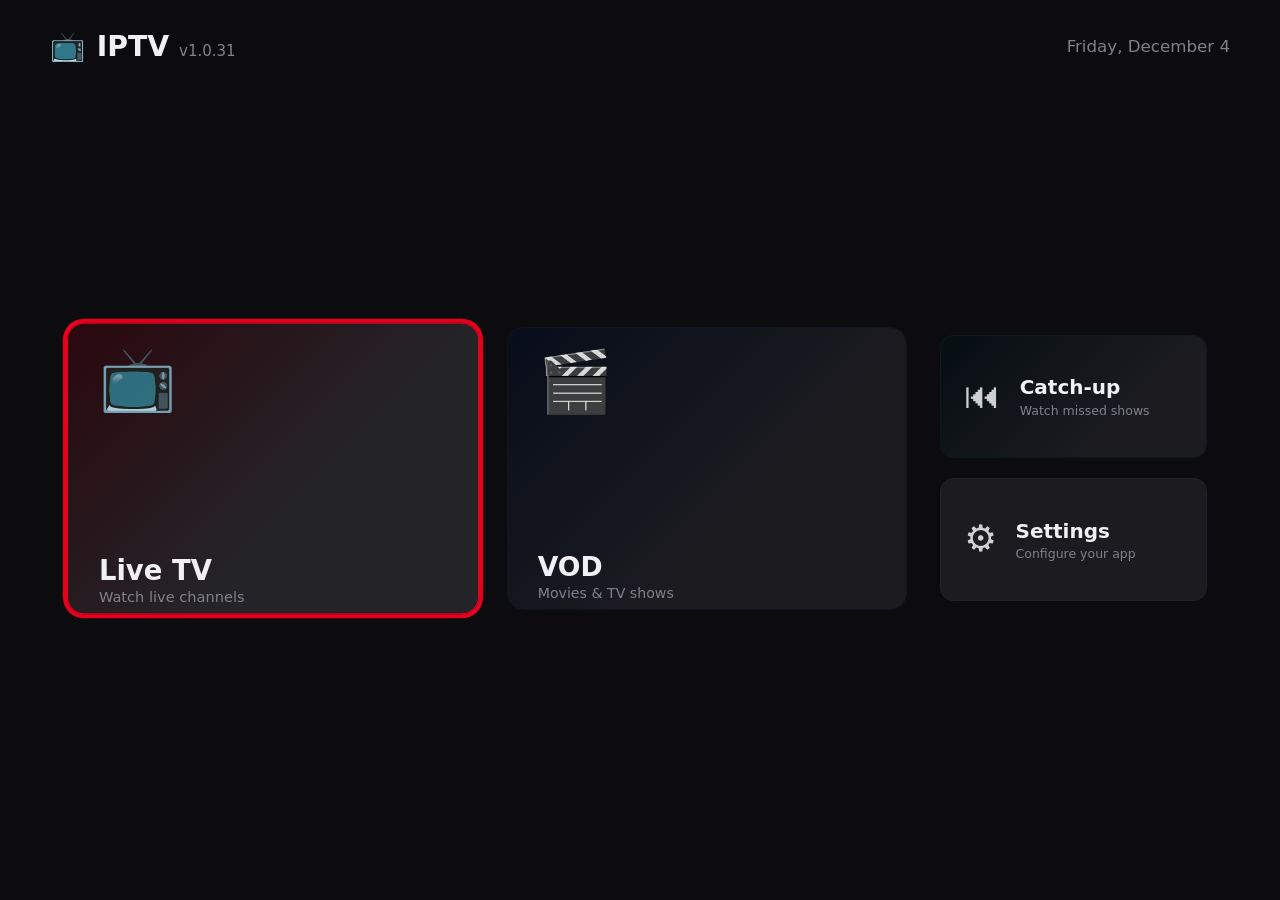
<file: web/index.html>
<!DOCTYPE html>
<html lang="en">
<head>
    <meta charset="UTF-8" />
    <meta name="viewport" content="width=device-width, initial-scale=1" />
    <title>IPTV Player</title>
    <meta name="theme-color" content="#0c0c0e" />
    <link rel="stylesheet" href="assets/base.css" />
    <link rel="stylesheet" href="assets/home.css" />
    <!-- Blocking on purpose: detects the video pipeline and sets the UI scale
         before first paint. Must stay in <head> and must stay synchronous. -->
    <script src="assets/boot.js"></script>
    <link rel="stylesheet" href="assets/native.css" />
    <script src="js/platform/native.js"></script>
</head>
<body>
    <div id="home">
        <div id="home-header">
            <div id="home-brand">📺 <span>IPTV <small data-app-version>v1.0.31</small></span></div>
            <div id="home-date"></div>
        </div>

        <div id="home-grid">
            <!-- Live TV — big tile -->
            <div class="home-tile-main tile-livetv" id="tile-livetv" tabindex="-1">
                <div class="home-tile-icon">📺</div>
                <div class="home-tile-label">Live TV</div>
                <div class="home-tile-sub">Watch live channels</div>
            </div>

            <!-- VOD — big tile -->
            <div class="home-tile-main tile-vod" id="tile-vod" tabindex="-1">
                <div class="home-tile-icon">🎬</div>
                <div class="home-tile-label">VOD</div>
                <div class="home-tile-sub">Movies &amp; TV shows</div>
            </div>

            <!-- Small tiles column -->
            <div class="home-tile-col">
                <div class="home-tile-small tile-catchup" id="tile-catchup" tabindex="-1">
                    <div class="home-tile-icon">⏮</div>
                    <div class="home-tile-small-text">
                        <div class="home-tile-label">Catch-up</div>
                        <div class="home-tile-sub">Watch missed shows</div>
                    </div>
                </div>

                <div class="home-tile-small tile-settings" id="tile-settings" tabindex="-1">
                    <div class="home-tile-icon">⚙</div>
                    <div class="home-tile-small-text">
                        <div class="home-tile-label">Settings</div>
                        <div class="home-tile-sub">Configure your app</div>
                    </div>
                </div>
            </div>
        </div>
    </div>

    <!-- Load order is a dependency chain, not a preference:
         polyfills → core (Store → Net → Config, Dom) → page script. -->
    <script src="js/polyfills.js"></script>
    <script src="js/core/store.js"></script>
    <script src="js/core/net.js"></script>
    <script src="js/core/dom.js"></script>
    <script src="js/core/config.js"></script>
    <script src="js/home.js"></script>
    <script defer src="js/prewarm.js"></script>
</body>
</html>
</file>
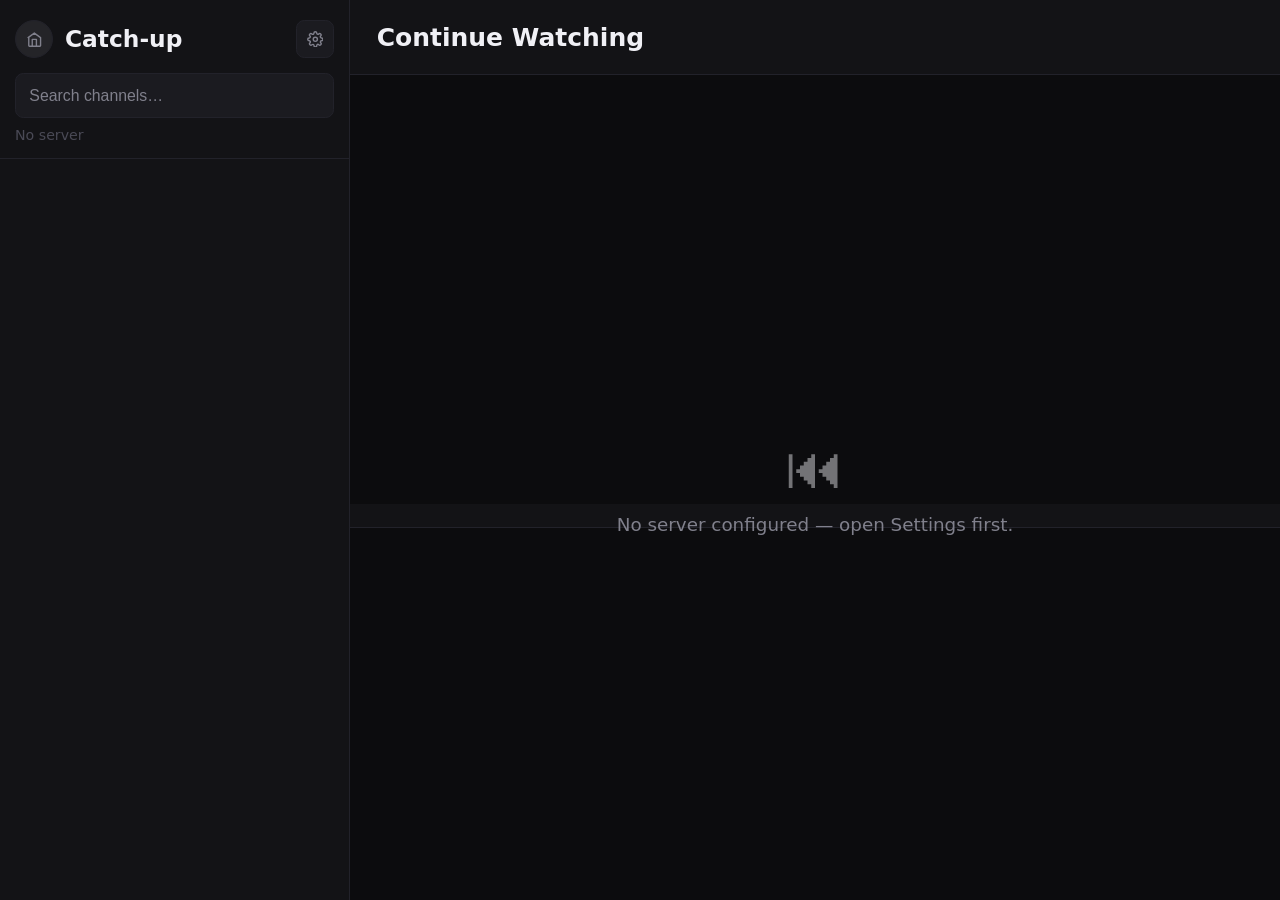
<file: web/pages/catchup.html>
<!DOCTYPE html>
<html lang="en">
<head>
    <meta charset="UTF-8" />
    <meta name="viewport" content="width=device-width, initial-scale=1" />
    <title>Catch-up — IPTV Player</title>
    <meta name="theme-color" content="#0c0c0e" />
    <link rel="stylesheet" href="../assets/base.css" />
    <link rel="stylesheet" href="../assets/catchup.css" />
    <!-- Blocking on purpose: detects the video pipeline and sets the UI scale
         before first paint. Must stay in <head> and must stay synchronous. -->
    <script src="../assets/boot.js"></script>
    <link rel="stylesheet" href="../assets/native.css" />
    <script src="../js/platform/native.js"></script>
</head>
<body>
    <div id="cu-app">
        <aside id="cu-sidebar">
            <div id="cu-sidebar-header">
                <div id="cu-brand">
                    <button id="cu-home-btn" title="Home">
                        <svg viewBox="0 0 24 24" fill="none" stroke="currentColor" stroke-width="2" stroke-linecap="round" stroke-linejoin="round">
                            <path d="M3 9.5L12 3l9 6.5V21a1 1 0 0 1-1 1H5a1 1 0 0 1-1-1V9.5z"/>
                            <polyline points="9 22 9 12 15 12 15 22"/>
                        </svg>
                    </button>
                    <span>Catch-up</span>
                    <button id="cu-settings-btn" title="Settings">
                        <svg viewBox="0 0 24 24" fill="none" stroke="currentColor" stroke-width="2" stroke-linecap="round" stroke-linejoin="round">
                            <circle cx="12" cy="12" r="3"/>
                            <path d="M19.4 15a1.65 1.65 0 0 0 .33 1.82l.06.06a2 2 0 0 1-2.83 2.83l-.06-.06a1.65 1.65 0 0 0-1.82-.33 1.65 1.65 0 0 0-1 1.51V21a2 2 0 0 1-4 0v-.09A1.65 1.65 0 0 0 9 19.4a1.65 1.65 0 0 0-1.82.33l-.06.06a2 2 0 0 1-2.83-2.83l.06-.06A1.65 1.65 0 0 0 4.68 15a1.65 1.65 0 0 0-1.51-1H3a2 2 0 0 1 0-4h.09A1.65 1.65 0 0 0 4.6 9a1.65 1.65 0 0 0-.33-1.82l-.06-.06a2 2 0 0 1 2.83-2.83l.06.06A1.65 1.65 0 0 0 9 4.68a1.65 1.65 0 0 0 1-1.51V3a2 2 0 0 1 4 0v.09a1.65 1.65 0 0 0 1 1.51 1.65 1.65 0 0 0 1.82-.33l.06-.06a2 2 0 0 1 2.83 2.83l-.06.06A1.65 1.65 0 0 0 19.4 9a1.65 1.65 0 0 0 1.51 1H21a2 2 0 0 1 0 4h-.09a1.65 1.65 0 0 0-1.51 1z"/>
                        </svg>
                    </button>
                </div>
                <input id="cu-search" type="text" placeholder="Search channels…" autocomplete="off" spellcheck="false" />
                <div id="cu-status">Loading…</div>
            </div>
            <div id="cu-nav-wrap">
                <div id="cu-nav"></div>
            </div>
        </aside>

        <main id="cu-main">
            <div id="cu-main-header">
                <div id="cu-main-title">Continue Watching</div>
                <div id="cu-main-sub"></div>
            </div>
            <div id="cu-content">
                <div id="cu-cw"></div>
                <div id="cu-archive" hidden>
                    <div id="cu-day-tabs"></div>
                    <div id="cu-programme-list"></div>
                </div>
                <div id="cu-placeholder">
                    <div id="cu-placeholder-icon">⏮</div>
                    <div id="cu-placeholder-text">Pick a channel on the left to browse past programmes.</div>
                </div>
            </div>
        </main>
    </div>

    <script src="../js/polyfills.js"></script>
    <script src="../js/core/store.js"></script>
    <script src="../js/core/net.js"></script>
    <script src="../js/core/dom.js"></script>
    <script src="../js/core/config.js"></script>
    <!-- Optional, gitignored: hardcodes IPTV_CONFIG for development. -->
    <script src="../config/config.js"></script>
    <script src="../js/data/xtream.js"></script>
    <script src="../js/catchup.js"></script>
</body>
</html>
</file>
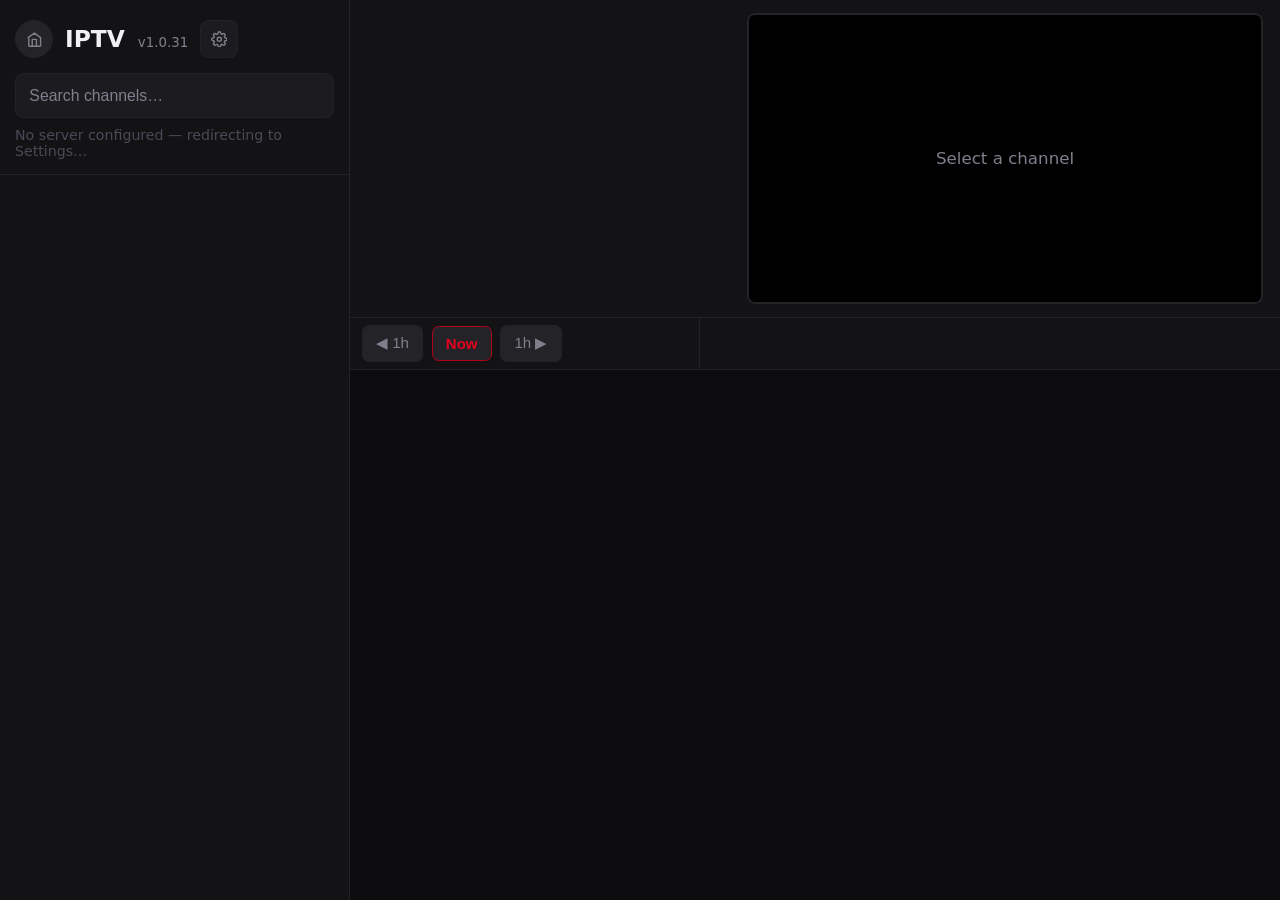
<file: web/pages/livetv.html>
<!DOCTYPE html>
<html lang="en">
<head>
    <meta charset="UTF-8" />
    <meta name="viewport" content="width=device-width, initial-scale=1" />
    <title>Live TV — IPTV Player</title>
    <meta name="theme-color" content="#0c0c0e" />
    <link rel="stylesheet" href="../assets/base.css" />
    <link rel="stylesheet" href="../assets/livetv.css" />
    <link rel="stylesheet" href="../assets/player.css" />
    <link rel="stylesheet" href="../assets/multiview.css" />
    <!-- Blocking on purpose: detects the video pipeline and sets the UI scale
         before first paint. Must stay in <head> and must stay synchronous. -->
    <script src="../assets/boot.js"></script>
    <link rel="stylesheet" href="../assets/native.css" />
    <script src="../js/platform/native.js"></script>
</head>
<body>
    <div id="app">
        <aside id="sidebar">
            <div id="sidebar-header">
                <div id="brand">
                    <button id="home-btn" title="Home" onclick="history.back()">
                        <svg viewBox="0 0 24 24" fill="none" stroke="currentColor" stroke-width="2" stroke-linecap="round" stroke-linejoin="round">
                            <path d="M3 9.5L12 3l9 6.5V21a1 1 0 0 1-1 1H5a1 1 0 0 1-1-1V9.5z"/>
                            <polyline points="9 22 9 12 15 12 15 22"/>
                        </svg>
                    </button>
                    <span>IPTV <small data-app-version>v1.0.31</small></span>
                    <button id="settings-btn" title="Settings" onclick="location.href='../pages/settings.html'">
                        <svg viewBox="0 0 24 24" fill="none" stroke="currentColor" stroke-width="2" stroke-linecap="round" stroke-linejoin="round">
                            <circle cx="12" cy="12" r="3"/>
                            <path d="M19.4 15a1.65 1.65 0 0 0 .33 1.82l.06.06a2 2 0 0 1-2.83 2.83l-.06-.06a1.65 1.65 0 0 0-1.82-.33 1.65 1.65 0 0 0-1 1.51V21a2 2 0 0 1-4 0v-.09A1.65 1.65 0 0 0 9 19.4a1.65 1.65 0 0 0-1.82.33l-.06.06a2 2 0 0 1-2.83-2.83l.06-.06A1.65 1.65 0 0 0 4.68 15a1.65 1.65 0 0 0-1.51-1H3a2 2 0 0 1 0-4h.09A1.65 1.65 0 0 0 4.6 9a1.65 1.65 0 0 0-.33-1.82l-.06-.06a2 2 0 0 1 2.83-2.83l.06.06A1.65 1.65 0 0 0 9 4.68a1.65 1.65 0 0 0 1-1.51V3a2 2 0 0 1 4 0v.09a1.65 1.65 0 0 0 1 1.51 1.65 1.65 0 0 0 1.82-.33l.06-.06a2 2 0 0 1 2.83 2.83l-.06.06A1.65 1.65 0 0 0 19.4 9a1.65 1.65 0 0 0 1.51 1H21a2 2 0 0 1 0 4h-.09a1.65 1.65 0 0 0-1.51 1z"/>
                        </svg>
                    </button>
                </div>
                <input id="search" type="text" placeholder="Search channels…" autocomplete="off" spellcheck="false" />
                <div id="status">Connecting…</div>
            </div>
            <div id="panel-channels" class="sidebar-panel active">
                <div id="categories"></div>
            </div>

        </aside>

        <main id="main">
            <div id="preview-bar">
                <div id="preview-info">
                    <div id="preview-channel-name">Select a channel</div>
                    <div id="epg-panel">
                        <div class="epg-block" id="epg-now-block">
                            <div class="epg-badge now">NOW</div>
                            <div class="epg-content">
                                <div class="epg-title" id="epg-now-title">—</div>
                                <div class="epg-time"  id="epg-now-time"></div>
                                <div class="epg-desc"  id="epg-now-desc"></div>
                                <div id="epg-bar"><div id="epg-bar-fill"></div></div>
                            </div>
                        </div>
                        <div class="epg-block" id="epg-next-block">
                            <div class="epg-badge next">NEXT</div>
                            <div class="epg-content">
                                <div class="epg-title" id="epg-next-title">—</div>
                                <div class="epg-time"  id="epg-next-time"></div>
                            </div>
                        </div>
                    </div>
                </div>
                <div id="pip-wrap">
                    <video id="player" autoplay playsinline></video>
                    <div id="player-msg">Select a channel</div>
                    <div id="pip-bar">
                        <span id="pip-channel-name"></span>
                        <div id="pip-actions">
                            <button id="pip-multiview-btn" title="Multiview (BLUE)">⊞</button>
                            <button id="pip-fullscreen-btn" title="Fullscreen">⛶</button>
                        </div>
                    </div>
                </div>
            </div>

            <div id="tl-header-bar">
                <div id="tl-nav">
                    <button class="tl-nav-btn" id="tl-prev">◀ 1h</button>
                    <button class="tl-nav-btn" id="tl-now">Now</button>
                    <button class="tl-nav-btn" id="tl-next">1h ▶</button>
                </div>
                <div id="tl-time-header-wrap">
                    <div id="tl-time-header"></div>
                    <div id="tl-now-line"></div>
                </div>
            </div>

            <div id="channel-list-wrap">
                <div id="channel-list"></div>
            </div>
        </main>
    </div>

    <!-- `defer` keeps the order while letting the parser finish first. The
         order itself is a dependency chain:
           polyfills → core → optional local config → data clients →
           player engine → multiview → d-pad → page script. -->
    <script defer src="../js/polyfills.js"></script>
    <script defer src="../js/core/store.js"></script>
    <script defer src="../js/core/net.js"></script>
    <script defer src="../js/core/dom.js"></script>
    <script defer src="../js/core/config.js"></script>
    <!-- Optional, gitignored: hardcodes IPTV_CONFIG for development. -->
    <script defer src="../config/config.js"></script>
    <script defer src="../js/data/subtitles.js"></script>
    <script defer src="../js/data/xtream.js"></script>
    <script defer src="../js/data/m3u.js"></script>
    <script defer src="../js/data/favourites.js"></script>
    <script defer src="../js/player/codecs.js"></script>
    <script defer src="../js/player/preferences.js"></script>
    <script defer src="../js/platform/native-video.js"></script>
    <script defer src="../js/player/engine.js"></script>
    <!-- Live TV's own modules. state.js first: the others read the globals it
         declares, and its initialisers run at load time. app.js last: it boots
         the page as soon as it is parsed. -->
    <script defer src="../js/livetv/state.js"></script>
    <script defer src="../js/livetv/epg.js"></script>
    <script defer src="../js/livetv/channels.js"></script>
    <script defer src="../js/livetv/sidebar.js"></script>
    <script defer src="../js/livetv/pip.js"></script>
    <script defer src="../js/livetv/numpad.js"></script>
    <script defer src="../js/livetv/multiview.js"></script>
    <script defer src="../js/dpad.js"></script>
    <script defer src="../js/app.js"></script>
</body>
</html>
</file>
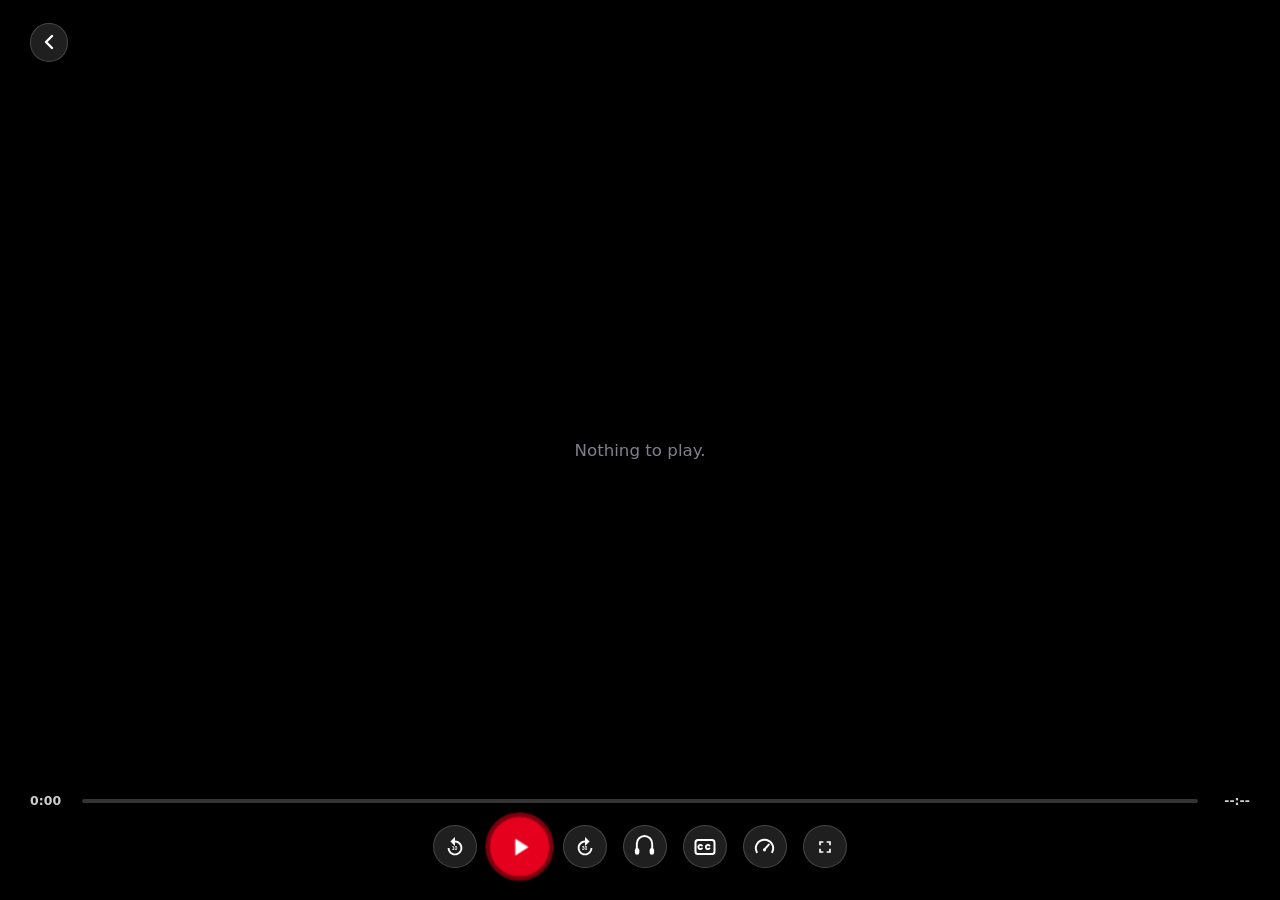
<file: web/pages/player.html>
<!DOCTYPE html>
<html lang="en">
<head>
    <meta charset="UTF-8" />
    <meta name="viewport" content="width=device-width, initial-scale=1" />
    <title>Player — IPTV</title>
    <meta name="theme-color" content="#000000" />
    <link rel="stylesheet" href="../assets/base.css" />
    <link rel="stylesheet" href="../assets/player.css" />
    <!-- Blocking on purpose: detects the video pipeline and sets the UI scale
         before first paint. Must stay in <head> and must stay synchronous. -->
    <script src="../assets/boot.js"></script>
    <link rel="stylesheet" href="../assets/native.css" />
    <script src="../js/platform/native.js"></script>
</head>
<body class="vod-player-page">

<!-- pip-wrap + video (required by IPTVPlayer constructor) -->
<div id="pip-wrap">
    <video id="player" playsinline></video>
    <div id="player-msg" style="display:none"></div>
</div>

<!-- OSD — fades out after a few seconds of inactivity -->
<div id="osd" class="osd-hidden">

    <!-- Top bar: back button + title -->
    <div id="osd-top">
        <button id="player-back-btn" class="osd-btn" title="Back">
            <svg width="20" height="20" viewBox="0 0 20 20" fill="none">
                <path d="M13 4L7 10L13 16" stroke="currentColor" stroke-width="2.4"
                      stroke-linecap="round" stroke-linejoin="round"/>
            </svg>
        </button>
        <span id="player-title"></span>
    </div>

    <!-- Bottom bar: scrubber + controls -->
    <div id="osd-bottom">
        <div id="osd-progress-wrap">
            <span id="osd-time-cur">0:00</span>
            <div id="osd-seek-track">
                <div id="osd-seek-buf"></div>
                <div id="osd-seek-fill"></div>
                <div id="osd-seek-thumb"></div>
            </div>
            <span id="osd-time-dur">--:--</span>
        </div>

        <div id="osd-controls">
            <button class="osd-btn osd-ctrl-btn" id="ctrl-rewind" title="Rewind 10s">
                <svg width="22" height="22" viewBox="0 0 24 24" fill="currentColor">
                    <path d="M11.99 5V1l-5 5 5 5V7c3.31 0 6 2.69 6 6s-2.69 6-6 6-6-2.69-6-6h-2c0 4.42 3.58 8 8 8s8-3.58 8-8-3.58-8-8-8z"/>
                    <text x="8.5" y="15.5" font-size="5.5" font-family="sans-serif" font-weight="700" fill="currentColor">10</text>
                </svg>
            </button>

            <button class="osd-btn osd-ctrl-btn osd-ctrl-play" id="ctrl-play" title="Play/Pause">
                <svg class="icon-play" width="26" height="26" viewBox="0 0 24 24" fill="currentColor">
                    <path d="M8 5v14l11-7z"/>
                </svg>
                <svg class="icon-pause" width="26" height="26" viewBox="0 0 24 24" fill="currentColor" style="display:none">
                    <path d="M6 19h4V5H6zm8-14v14h4V5z"/>
                </svg>
            </button>

            <button class="osd-btn osd-ctrl-btn" id="ctrl-forward" title="Forward 30s">
                <svg width="22" height="22" viewBox="0 0 24 24" fill="currentColor">
                    <path d="M12.01 5V1l5 5-5 5V7c-3.31 0-6 2.69-6 6s2.69 6 6 6 6-2.69 6-6h2c0 4.42-3.58 8-8 8s-8-3.58-8-8 3.58-8 8-8z"/>
                    <text x="8.5" y="15.5" font-size="5.5" font-family="sans-serif" font-weight="700" fill="currentColor">30</text>
                </svg>
            </button>

            <!-- Removed at runtime unless this is an episode with a next one. -->
            <button class="osd-btn osd-ctrl-btn" id="ctrl-next" title="Next episode">
                <svg width="22" height="22" viewBox="0 0 24 24" fill="currentColor">
                    <path d="M6 5l9 7-9 7V5z"/><rect x="16.5" y="5" width="2.5" height="14" rx="1"/>
                </svg>
            </button>

            <button class="osd-btn osd-ctrl-btn" id="ctrl-audio" title="Audio track">
                <svg width="23" height="23" viewBox="0 0 24 24" fill="none">
                    <path d="M4 15V9a8 8 0 0 1 16 0v6" stroke="currentColor" stroke-width="2" stroke-linecap="round"/>
                    <rect x="2" y="13.5" width="4.6" height="7" rx="2.3" fill="currentColor"/>
                    <rect x="17.4" y="13.5" width="4.6" height="7" rx="2.3" fill="currentColor"/>
                </svg>
            </button>

            <button class="osd-btn osd-ctrl-btn" id="ctrl-subs" title="Subtitles">
                <svg width="24" height="24" viewBox="0 0 24 24" fill="none">
                    <rect x="2.5" y="5" width="19" height="14" rx="2.5" stroke="currentColor" stroke-width="2"/>
                    <path d="M9 10.6a2.1 2.1 0 1 0 0 2.8M16.5 10.6a2.1 2.1 0 1 0 0 2.8" stroke="currentColor" stroke-width="1.8" stroke-linecap="round"/>
                </svg>
            </button>

            <button class="osd-btn osd-ctrl-btn" id="ctrl-speed" title="Playback speed">
                <svg width="23" height="23" viewBox="0 0 24 24" fill="none">
                    <path d="M4 18a9 9 0 1 1 16 0" stroke="currentColor" stroke-width="2" stroke-linecap="round"/>
                    <path d="M12 15l4.5-5" stroke="currentColor" stroke-width="2" stroke-linecap="round"/>
                    <circle cx="12" cy="15.5" r="1.6" fill="currentColor"/>
                </svg>
            </button>

            <button class="osd-btn osd-ctrl-btn" id="ctrl-fullscreen" title="Toggle fullscreen">
                <svg class="icon-fs-enter" width="20" height="20" viewBox="0 0 24 24" fill="currentColor">
                    <path d="M7 14H5v5h5v-2H7v-3zm-2-4h2V7h3V5H5v5zm12 7h-3v2h5v-5h-2v3zM14 5v2h3v3h2V5h-5z"/>
                </svg>
                <svg class="icon-fs-exit" width="20" height="20" viewBox="0 0 24 24" fill="currentColor" style="display:none">
                    <path d="M5 16h3v3h2v-5H5v2zm3-8H5v2h5V5H8v3zm6 11h2v-3h3v-2h-5v5zm2-11V5h-2v5h5V8h-3z"/>
                </svg>
            </button>
        </div>
    </div>

    <!-- Subtitle picker -->
    <div id="subs-menu" hidden>
        <div id="subs-menu-title">Subtitles</div>
        <div id="subs-menu-list"></div>
    </div>
</div>

<script src="../js/polyfills.js"></script>
<script src="../js/core/store.js"></script>
<script src="../js/core/net.js"></script>
<script src="../js/core/dom.js"></script>
<script src="../js/core/config.js"></script>
<script src="../js/data/subtitles.js"></script>
<script src="../js/opensubtitles.js"></script>
<script src="../js/data/assrt.js"></script>
<script src="../js/player/ass.js"></script>
<script src="../js/player/codecs.js"></script>
<script src="../js/player/preferences.js"></script>
<script src="../js/platform/native-video.js"></script>
<script src="../js/player/engine.js"></script>
<script src="../js/player/episodes.js"></script>
<script src="../js/player/subtitles.js"></script>
<script src="../js/player-vod.js"></script>
</body>
</html>
</file>
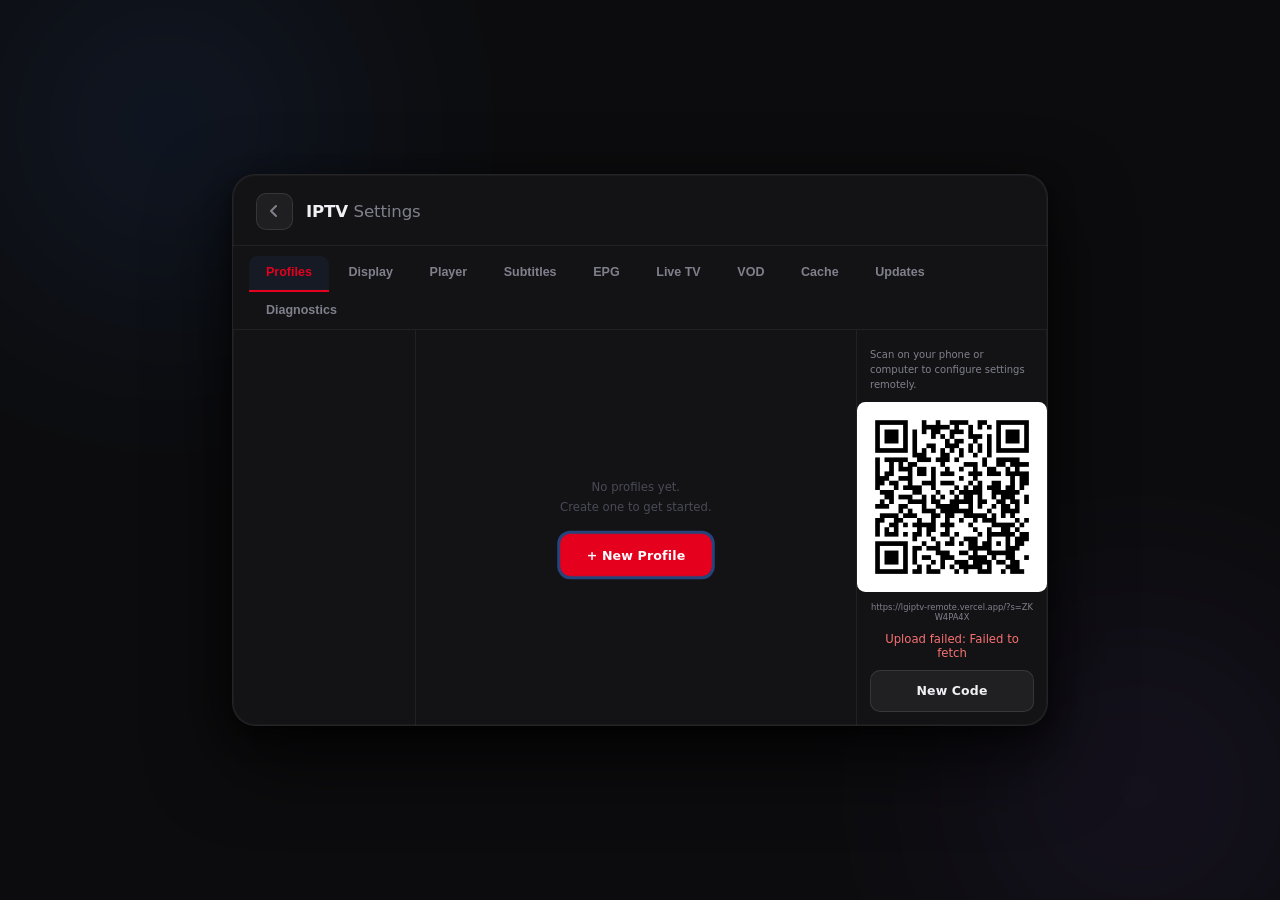
<file: web/pages/settings.html>
<!DOCTYPE html>
<html lang="en">
<head>
    <meta charset="UTF-8" />
    <meta name="viewport" content="width=device-width, initial-scale=1" />
    <title>Settings — IPTV Player</title>
    <meta name="theme-color" content="#08090d" />
    <link rel="stylesheet" href="../assets/base.css" />
    <link rel="stylesheet" href="../assets/settings.css" />
    <!-- Blocking on purpose: detects the video pipeline and sets the UI scale
         before first paint. Must stay in <head> and must stay synchronous. -->
    <script src="../assets/boot.js"></script>
    <link rel="stylesheet" href="../assets/native.css" />
    <script src="../js/platform/native.js"></script>
</head>
<body>

<div id="settings-page">
    <div class="ambient-glow glow-a"></div>
    <div class="ambient-glow glow-b"></div>

    <div id="settings-modal" role="dialog" aria-label="Settings">

        <!-- Header -->
        <div id="modal-header">
            <button id="back-btn" title="Back">
                <svg width="18" height="18" viewBox="0 0 18 18" fill="none">
                    <path d="M11 4L6 9L11 14" stroke="currentColor" stroke-width="2" stroke-linecap="round" stroke-linejoin="round"/>
                </svg>
            </button>
            <div id="modal-title">
                <span class="title-text">IPTV <em>Settings</em></span>
            </div>
        </div>

        <!-- Tab strip -->
        <div id="tab-strip" role="tablist">
            <button class="tab-btn active" data-value="profiles" role="tab" aria-selected="true">Profiles</button>
            <button class="tab-btn" data-value="display" role="tab" aria-selected="false">Display</button>
            <button class="tab-btn" data-value="player"  role="tab" aria-selected="false">Player</button>
            <button class="tab-btn" data-value="subtitles" role="tab" aria-selected="false">Subtitles</button>
            <button class="tab-btn" data-value="epg"     role="tab" aria-selected="false">EPG</button>
            <button class="tab-btn" data-value="livetv"  role="tab" aria-selected="false">Live TV</button>
            <button class="tab-btn" data-value="vod"     role="tab" aria-selected="false">VOD</button>
            <button class="tab-btn" data-value="cache"   role="tab" aria-selected="false">Cache</button>
            <button class="tab-btn" data-value="updates" role="tab" aria-selected="false">Updates</button>
            <button class="tab-btn" data-value="diag"    role="tab" aria-selected="false">Diagnostics</button>
        </div>

        <!-- Body row: panels on left, QR panel always on right -->
        <div id="settings-body">

            <!-- ── Panels ── -->
            <div id="panels-wrap">

                <!-- Panel: Profiles -->
                <div class="settings-panel active" id="panel-profiles" role="tabpanel">
                    <div id="profiles-layout">

                        <!-- Left: profile list -->
                        <div id="profiles-sidebar">
                            <div id="profiles-list" role="listbox" aria-label="Profiles"></div>
                            <button class="settings-btn settings-btn-secondary" id="add-profile-btn">
                                + New Profile
                            </button>
                        </div>

                        <!-- Right: editor -->
                        <div id="profile-editor">
                            <div id="editor-empty">
                                <p>No profiles yet.<br>Create one to get started.</p>
                                <button class="settings-btn settings-btn-primary" id="empty-add-profile-btn">
                                    + New Profile
                                </button>
                            </div>

                            <div id="editor-form" hidden>

                                <!-- Profile name + delete -->
                                <div id="editor-header">
                                    <div class="field-group" style="flex:1">
                                        <label class="field-label" for="prof-name">Profile Name</label>
                                        <input class="settings-input" id="prof-name" type="text"
                                               placeholder="e.g. My IPTV Service" spellcheck="false" autocomplete="off" />
                                    </div>
                                    <button class="settings-btn settings-btn-danger" id="delete-profile-btn">Delete</button>
                                </div>

                                <!-- Source type toggle -->
                                <div id="type-toggle">
                                    <button class="type-btn type-active" id="type-xtream-btn">Xtream</button>
                                    <button class="type-btn" id="type-m3u-btn">M3U</button>
                                </div>

                                <!-- Xtream fields -->
                                <div id="xtream-fields">
                                    <div class="field-row">
                                        <div class="field-group">
                                            <label class="field-label" for="prof-username">Username</label>
                                            <input class="settings-input" id="prof-username" type="text"
                                                   placeholder="username" spellcheck="false" autocomplete="off" />
                                        </div>
                                        <div class="field-group">
                                            <label class="field-label" for="prof-password">Password</label>
                                            <input class="settings-input" id="prof-password" type="password"
                                                   placeholder="password" autocomplete="off" />
                                        </div>
                                    </div>

                                    <div id="url-section">
                                        <div class="field-label" style="margin-bottom:8px">
                                            Server URLs <span class="field-hint">(tried in order)</span>
                                        </div>
                                        <div id="url-list"></div>
                                        <button class="settings-btn settings-btn-secondary" id="add-url-btn" style="margin-top:8px">
                                            + Add URL
                                        </button>
                                    </div>
                                </div>

                                <!-- M3U fields -->
                                <div id="m3u-fields" style="display:none">
                                    <div class="field-group">
                                        <label class="field-label" for="prof-m3u-url">Playlist URL</label>
                                        <input class="settings-input" id="prof-m3u-url" type="text"
                                               placeholder="http://example.com/playlist.m3u8" spellcheck="false" />
                                    </div>
                                </div>

                                <!-- EPG (shared) -->
                                <div id="prof-epg-section">
                                    <div class="field-label" style="margin-bottom:8px">EPG <span class="field-hint">(optional)</span></div>
                                    <div class="field-group" style="margin-bottom:10px">
                                        <label class="field-label" for="prof-epg-url">XMLTV URL</label>
                                        <input class="settings-input" id="prof-epg-url" type="text"
                                               placeholder="http://example.com/epg.xml" spellcheck="false" />
                                    </div>
                                    <div class="field-group">
                                        <label class="field-label" for="prof-epg-match">Match channels by</label>
                                        <select class="settings-input settings-select" id="prof-epg-match">
                                            <option value="tvg-id">tvg-id / epg_channel_id</option>
                                            <option value="name">Channel name</option>
                                        </select>
                                    </div>
                                </div>

                                <div id="editor-actions">
                                    <button class="settings-btn settings-btn-primary" id="save-profile-btn">Save &amp; Connect</button>
                                    <div id="profile-status" class="settings-status"></div>
                                </div>

                            </div><!-- /editor-form -->
                        </div><!-- /profile-editor -->
                    </div><!-- /profiles-layout -->
                </div><!-- /panel-profiles -->

                <!-- Panel: Display -->
                <div class="settings-panel" id="panel-display" role="tabpanel">
                    <p class="panel-hint">
                        Interface size scales every screen — Live TV, VOD, Catch-up and this one.
                        It never changes the video itself, so fullscreen playback is unaffected.
                    </p>
                    <div class="field-group">
                        <label class="field-label" for="cfg-ui-scale">Interface size</label>
                        <select class="settings-input settings-select" id="cfg-ui-scale"></select>
                    </div>
                    <div id="ui-scale-status" class="settings-status"></div>
                </div>

                <!-- Panel: Player -->
                <div class="settings-panel" id="panel-player" role="tabpanel">
                    <!-- The app plays everything with VLC (js/platform/native-video.js). -->
                    <div class="native-only">
                        <p class="panel-hint">
                            Everything plays with VLC. If a channel's picture is broken or
                            stutters, press X during playback to switch between hardware and
                            software decoding for it.
                        </p>
                        <div class="field-group">
                            <label class="field-label" for="cfg-vlc-hwdec">Decoding</label>
                            <select class="settings-input settings-select" id="cfg-vlc-hwdec">
                                <option value="on">Hardware — smoothest, least power</option>
                                <option value="off">Software — try if pictures are broken</option>
                            </select>
                        </div>
                        <p class="panel-hint">
                            How much of a stream is loaded before it starts. Less starts channels
                            faster; more rides out a shaky connection.
                        </p>
                        <div class="field-group">
                            <label class="field-label" for="cfg-vlc-live-caching">Live TV buffer</label>
                            <select class="settings-input settings-select" id="cfg-vlc-live-caching">
                                <option value="1000">1 second — fastest channel changes</option>
                                <option value="1500">1.5 seconds (recommended)</option>
                                <option value="3000">3 seconds</option>
                                <option value="5000">5 seconds — unreliable connection</option>
                            </select>
                        </div>
                        <div class="field-group">
                            <label class="field-label" for="cfg-vlc-vod-caching">Movies &amp; series buffer</label>
                            <select class="settings-input settings-select" id="cfg-vlc-vod-caching">
                                <option value="3000">3 seconds (recommended)</option>
                                <option value="5000">5 seconds</option>
                                <option value="10000">10 seconds — unreliable connection</option>
                            </select>
                        </div>
                        <div id="vlc-pref-status" class="settings-status"></div>
                    </div>
                    <div class="webos-only">
                    <p class="panel-hint">
                        Streams are tried with each player in turn until one works. Pick a default
                        if one player is reliably better on your TV — it's tried first, and the
                        others still act as fallbacks. The RED button cycles players during playback.
                    </p>
                    <div class="field-group">
                        <label class="field-label" for="cfg-default-player">Default player</label>
                        <select class="settings-input settings-select" id="cfg-default-player">
                            <option value="auto">Automatic — try each in order</option>
                            <option value="native">Native — TV decoder (HEVC, HDR, Dolby)</option>
                            <option value="hls">HLS.js — software HLS (H.264 / AAC)</option>
                            <option value="ts">Native TS — raw MPEG-TS</option>
                            <option value="last">Remember last used (RED button)</option>
                        </select>
                    </div>
                    <p class="panel-hint" id="player-last-hint" style="display:none"></p>
                    <div id="player-pref-status" class="settings-status"></div>

                    <div class="cat-section-label" style="margin-top:0.5rem">Video output</div>
                    <p class="panel-hint">
                        Older LG sets draw video on a separate hardware layer that can't be
                        rounded or clipped, which shows up as a black Live&nbsp;TV preview box
                        with working sound. Compatibility mode draws the preview square and
                        unclipped to fix that. Automatic already picks it for webOS&nbsp;5 and
                        below — change this only if the preview is black, or if it's fine and
                        you'd rather have the rounded corners back.
                    </p>
                    <div class="field-group">
                        <label class="field-label" for="cfg-pip-mode">Live TV preview rendering</label>
                        <select class="settings-input settings-select" id="cfg-pip-mode">
                            <option value="auto">Automatic — decide from the TV's browser</option>
                            <option value="compat">Compatibility — square, unclipped preview</option>
                            <option value="standard">Standard — rounded, composited preview</option>
                        </select>
                    </div>
                    <p class="panel-hint" id="pip-mode-hint"></p>

                    <p class="panel-hint">
                        Multiview (the BLUE button on Live&nbsp;TV) plays several channels at
                        once. Every TV has a limited number of video decoders — ask for more
                        than it has and the extra tiles stay black, sometimes taking the
                        working ones with them. Automatic uses 4 on webOS&nbsp;6 and newer and
                        2 below that. Lower it if tiles go black; raise it if your TV copes.
                    </p>
                    <div class="field-group">
                        <label class="field-label" for="cfg-mv-tiles">Multiview tiles</label>
                        <select class="settings-input settings-select" id="cfg-mv-tiles">
                            <option value="0">Automatic — decide from the TV</option>
                            <option value="2">2 — side by side</option>
                            <option value="3">3 — one large, two small</option>
                            <option value="4">4 — 2×2 grid</option>
                        </select>
                    </div>
                    <div id="pip-mode-status" class="settings-status"></div>
                    </div><!-- /webos-only -->
                </div>

                <!-- Panel: Subtitles -->
                <div class="settings-panel" id="panel-subtitles" role="tabpanel">
                    <p class="panel-hint">
                        How subtitles look, and where to get them when your provider doesn't
                        supply any. Position and timing are adjusted during playback instead —
                        press the subtitles button on the player, since both only make sense
                        while you can see the result.
                    </p>

                    <div class="cat-section-label">Appearance</div>
                    <div class="field-row">
                        <div class="field-group">
                            <label class="field-label" for="cfg-subs-size">Text size</label>
                            <select class="settings-input settings-select" id="cfg-subs-size">
                                <option value="md">Normal</option>
                                <option value="lg">Large</option>
                                <option value="xl">Larger</option>
                            </select>
                        </div>
                        <div class="field-group">
                            <label class="field-label" for="cfg-subs-style">Style</label>
                            <select class="settings-input settings-select" id="cfg-subs-style">
                                <option value="shadow">Shadow — no background</option>
                                <option value="box">Boxed — solid background</option>
                                <option value="plain">Plain — no shadow or box</option>
                            </select>
                        </div>
                    </div>
                    <div class="field-group">
                        <label class="field-label" for="cfg-subs-colour">Colour</label>
                        <select class="settings-input settings-select" id="cfg-subs-colour">
                            <option value="white">White</option>
                            <option value="yellow">Yellow</option>
                            <option value="cyan">Cyan</option>
                        </select>
                    </div>
                    <div id="subs-appearance-status" class="settings-status"></div>

                    <div class="cat-section-label" style="margin-top:0.5rem">OpenSubtitles</div>
                    <p class="panel-hint">
                        Most providers embed subtitles in the video rather than supplying
                        separate files, and this TV's decoder often can't read those. Searching
                        OpenSubtitles sidesteps the provider entirely. Needs a free API key from
                        opensubtitles.com/consumers. Adding your account login as well raises
                        the daily download limit.
                    </p>
                    <div class="field-group">
                        <label class="field-label" for="cfg-os-key">API key</label>
                        <input class="settings-input" id="cfg-os-key" type="text"
                               placeholder="paste your API key" spellcheck="false" autocomplete="off" />
                    </div>
                    <div class="field-group">
                        <label class="field-label" for="cfg-os-lang">Subtitle language</label>
                        <select class="settings-input settings-select" id="cfg-os-lang"></select>
                    </div>
                    <div class="field-row">
                        <div class="field-group">
                            <label class="field-label" for="cfg-os-user">Username <span class="field-hint">(optional)</span></label>
                            <input class="settings-input" id="cfg-os-user" type="text"
                                   placeholder="opensubtitles username" spellcheck="false" autocomplete="off" />
                        </div>
                        <div class="field-group">
                            <label class="field-label" for="cfg-os-pass">Password <span class="field-hint">(optional)</span></label>
                            <input class="settings-input" id="cfg-os-pass" type="password"
                                   placeholder="password" autocomplete="off" />
                        </div>
                    </div>
                    <button class="settings-btn settings-btn-secondary" id="cfg-os-test-btn">Test connection</button>
                    <div id="os-status" class="settings-status"></div>
                </div>

                <!-- Panel: EPG -->
                <div class="settings-panel" id="panel-epg" role="tabpanel">
                    <p class="panel-hint">Global EPG fallback used when no profile-specific EPG is set.</p>
                    <div class="field-group">
                        <label class="field-label" for="cfg-epg-url">XMLTV URL</label>
                        <input class="settings-input" id="cfg-epg-url" type="text"
                               placeholder="http://example.com/epg.xml" spellcheck="false" />
                    </div>
                    <div class="field-group">
                        <label class="field-label" for="cfg-epg-match">Match channels by</label>
                        <select class="settings-input settings-select" id="cfg-epg-match">
                            <option value="tvg-id">tvg-id / epg_channel_id</option>
                            <option value="name">Channel name</option>
                        </select>
                    </div>
                    <button class="settings-btn settings-btn-secondary" id="cfg-epg-load-btn">Save EPG Settings</button>
                    <div id="epg-load-status" class="settings-status"></div>
                </div>

                <!-- Panel: Live TV -->
                <div class="settings-panel" id="panel-livetv" role="tabpanel">
                    <p class="panel-hint">Hidden categories won't appear in the sidebar or channel list.</p>
                    <div id="livetv-cats-wrap"></div>
                    <p id="livetv-cats-empty" class="panel-hint" style="display:none">
                        No categories cached yet — open Live TV first, then come back here.
                    </p>
                </div>

                <!-- Panel: VOD -->
                <div class="settings-panel" id="panel-vod" role="tabpanel">
                    <p class="panel-hint">Hidden categories won't appear in the VOD browser.</p>
                    <div id="vod-movies-wrap">
                        <div class="cat-section-label">Movies</div>
                        <div id="vod-movie-cats-wrap"></div>
                    </div>
                    <div id="vod-series-wrap" style="margin-top:18px">
                        <div class="cat-section-label">Series</div>
                        <div id="vod-series-cats-wrap"></div>
                    </div>
                    <p id="vod-cats-empty" class="panel-hint" style="display:none">
                        No VOD categories cached yet — open VOD first, then come back here.
                    </p>
                </div>

                <!-- Panel: Cache -->
                <div class="settings-panel" id="panel-cache" role="tabpanel">
                    <p class="panel-hint">Clear cached data to force a fresh fetch on next launch.</p>
                    <div class="cache-actions">
                        <div class="cache-row">
                            <div class="cache-info">
                                <span class="cache-label">All Cached Lists</span>
                                <span class="cache-desc">Channels, categories, playlist, catch-up, VOD and guide</span>
                            </div>
                            <button class="settings-btn settings-btn-danger" id="cfg-clear-cache-btn">Clear</button>
                        </div>
                        <div id="cfg-clear-ch-status" class="settings-status"></div>
                        <div class="cache-row">
                            <div class="cache-info">
                                <span class="cache-label">EPG Cache</span>
                                <span class="cache-desc">Programme guide data</span>
                            </div>
                            <button class="settings-btn settings-btn-danger" id="cfg-clear-epg-btn">Clear</button>
                        </div>
                        <div id="cfg-clear-epg-status" class="settings-status"></div>
                    </div>
                </div>

                <!-- Panel: Updates -->
                <div class="settings-panel" id="panel-updates" role="tabpanel">
                    <p class="panel-hint webos-only">Check GitHub for a newer version and install it.</p>
                    <p class="panel-hint native-only">
                        Check GitHub for a newer version. Updates install from the Xbox Device
                        Portal: download the new release's zip and add it the same way as the
                        first install. Your playlists and settings are kept.
                    </p>
                    <div class="cache-row">
                        <div class="cache-info">
                            <span class="cache-label">Current version</span>
                            <span class="cache-desc" id="upd-current">—</span>
                        </div>
                        <button class="settings-btn settings-btn-secondary" id="upd-check-btn">Check for Updates</button>
                    </div>
                    <div id="upd-status" class="settings-status"></div>
                    <div id="upd-available" style="display:none">
                        <div class="cache-row">
                            <div class="cache-info">
                                <span class="cache-label">Update available</span>
                                <span class="cache-desc" id="upd-new-version"></span>
                            </div>
                            <button class="settings-btn settings-btn-primary" id="upd-install-btn">⬇ Install</button>
                        </div>
                        <div id="upd-progress" class="settings-status"></div>
                    </div>
                    <div class="cache-row native-only">
                        <div class="cache-info">
                            <span class="cache-label">App log</span>
                            <span class="cache-desc">What the app and VLC did this session — useful when a stream won't play.</span>
                        </div>
                        <button class="settings-btn settings-btn-secondary" id="log-view-btn">View log</button>
                    </div>
                    <pre id="log-view" class="native-only" hidden></pre>
                </div>

                <!-- Panel: Diagnostics -->
                <div class="settings-panel" id="panel-diag" role="tabpanel">
                    <p class="panel-hint">
                        What this TV actually reports, gathered on the device. Read this instead of
                        needing a developer console — it answers what the app can and can't do here.
                    </p>
                    <div id="diag-list"></div>
                    <button class="settings-btn settings-btn-secondary" id="diag-refresh-btn">Refresh</button>
                    <div id="diag-status" class="settings-status"></div>
                </div>

            </div><!-- /panels-wrap -->

            <!-- QR panel — always visible, right of all panels -->
            <div id="remote-qr-section">
                <div id="remote-qr-inner">
                    <p class="remote-qr-hint">Scan on your phone or computer to configure settings remotely.</p>
                    <div id="remote-qr-wrap">
                        <img id="remote-qr-img" src="" alt="QR Code" width="190" height="190" />
                    </div>
                    <div id="remote-qr-url"></div>
                    <div id="remote-qr-status" class="settings-status"></div>
                    <button class="settings-btn settings-btn-secondary" id="remote-new-code-btn">New Code</button>
                </div>
            </div>

        </div><!-- /settings-body -->

    </div><!-- /settings-modal -->
</div><!-- /settings-page -->

<script src="../js/polyfills.js"></script>
<script src="../js/core/store.js"></script>
<script src="../js/core/net.js"></script>
<script src="../js/core/dom.js"></script>
<script src="../js/core/config.js"></script>
<script src="../js/data/favourites.js"></script>
<script src="../assets/qrcode.js"></script>
<script src="../js/opensubtitles.js"></script>
<script src="../js/settings.js"></script>
</body>
</html>
</file>
<file: web/assets/base.css>
/* ── Reset & box model ───────────────────────────────────────────────────────── */
*, *::before, *::after { box-sizing: border-box; margin: 0; padding: 0; }

/* ── Design tokens ───────────────────────────────────────────────────────────── */
:root {
    --accent:     #e5001e;
    --accent-dim: #b0001a;
    --gold:       #f5c518;
    --gold-dim:   #c9990a;
    --bg:         #0c0c0e;
    --bg2:        #131316;
    --bg3:        #1b1b20;
    --bg4:        #242428;
    --bg5:        #2e2e34;
    --text:       #f0f0f5;
    --text-dim:   #80808c;
    --text-faint: #4a4a56;
    --sidebar-w:  26.25rem;
    --pip-w:      38.75rem;
    --pip-h:      21.8125rem;
    --logo-w:     5.25rem;
    --name-w:     16.25rem;
    --row-h:      6rem;
    --radius:     0.625rem;
    --border:     1px solid #22222a;
    --focus-ring: 0 0 0 3px var(--accent);
}

/* ── Base ─────────────────────────────────────────────────────────────────────
   Every length in this app is expressed in rem against a 16px reference, so the
   whole UI scales from this one declaration. The inline scale bootstrap in each
   page's <head> overwrites it from `iptv_ui_scale` before first paint; 16px here
   is the 100% fallback if that script is missing or storage is unreadable.

   Do NOT set the root font-size in rem — on the root element `rem` resolves
   against the *inherited* 16px, so `1.375rem` here would silently make 1rem =
   22px and inflate every converted value by 37%. Keep px on html, rem below. */
html {
    font-size: 16px;
}
html, body {
    height: 100%; overflow: hidden;
    background: var(--bg); color: var(--text);
    font-family: system-ui, -apple-system, 'LG Display', sans-serif;
}
body {
    font-size: 1.375rem;
}

*:focus:not(:focus-visible) { outline: none; }
*:focus-visible { outline: 3px solid var(--accent); outline-offset: 2px; }

/* ── D-pad input active state (shared) ───────────────────────────────────────── */
.tv-input-active {
    border-color: var(--gold) !important;
    box-shadow: 0 0 0 3px rgba(197,153,10,0.35) !important;
    outline: none !important;
}

/* ── Modals (shared) ─────────────────────────────────────────────────────────── */
.modal-overlay {
    position: fixed; top: 0; right: 0; bottom: 0; left: 0; z-index: 700;
    background: rgba(0,0,0,0.7);
    display: flex; align-items: center; justify-content: center;
}
.modal-box {
    background: var(--bg3); border: var(--border);
    border-radius: 0.875rem; padding: 2.125rem 2.25rem;
    box-shadow: 0 16px 48px rgba(0,0,0,0.7); min-width: 30rem; max-width: 36.25rem; width: 90%;
}
.modal-heading { font-size: 1.375rem; font-weight: 700; margin-bottom: 1.375rem; }
.modal-input {
    width: 100%; padding: 1rem 1.125rem;
    background: var(--bg4); border: var(--border);
    border-radius: var(--radius); color: var(--text);
    font-size: 1.25rem; outline: none; margin-bottom: 1.375rem;
}
.modal-input:focus { border-color: var(--gold); }
.modal-btns { display: flex; gap: 0.75rem; justify-content: flex-end; }
.modal-btn {
    padding: 1rem 2.125rem; border-radius: var(--radius);
    font-size: 1.1875rem; font-weight: 600; cursor: pointer;
    background: var(--bg5); border: var(--border); color: var(--text-dim);
}
.modal-btn:hover, .modal-btn.tv-focus-visible { background: var(--bg4); color: var(--text); }
.modal-btn-ok       { background: var(--gold-dim); border-color: var(--gold-dim); color: #fff; }
.modal-btn-ok:hover { background: var(--gold); border-color: var(--gold); }
.modal-btn.tv-focus-visible { outline: 3px solid var(--gold) !important; outline-offset: 2px !important; }
</file>
<file: web/assets/home.css>
/* ── Homepage layout ─────────────────────────────────────────────────────────── */
#home {
    display: flex; flex-direction: column;
    height: 100vh; width: 100vw; overflow: hidden;
    background: var(--bg);
}

#home-header {
    display: flex; align-items: center; justify-content: space-between;
    padding: 2.25rem 3.75rem 1.75rem;
    flex-shrink: 0;
}

#home-brand {
    font-size: 2.125rem; font-weight: 700; color: var(--accent);
    display: flex; align-items: center; gap: 0.875rem;
}
#home-brand span { color: var(--text); }
#home-brand small {
    font-size: 1.125rem; font-weight: 400; color: var(--text-dim);
}

#home-date {
    font-size: 1.25rem; color: var(--text-dim);
}

/* ── Tile grid ───────────────────────────────────────────────────────────────── */
#home-grid {
    flex: 1; display: flex; align-items: center; justify-content: center;
    gap: 2.5rem; padding: 0 3.75rem 3.75rem;
}

/* ── Main tile (Live TV, VOD) ────────────────────────────────────────────────── */
.home-tile-main {
    display: flex; flex-direction: column;
    align-items: flex-start; justify-content: flex-end;
    width: 30rem; height: 21.25rem;
    background: var(--bg3); border: var(--border);
    border-radius: 1.25rem; padding: 2rem 2.25rem;
    cursor: pointer; position: relative; overflow: hidden;
    transition: transform 0.18s ease, border-color 0.18s ease, background 0.18s ease;
    flex-shrink: 0;
}
.home-tile-main:hover,
.home-tile-main.tv-focus-visible {
    transform: scale(1.03);
    border-color: var(--accent);
    background: var(--bg4);
    outline: none;
}
.home-tile-main.tv-focus-visible {
    box-shadow: 0 0 0 4px var(--accent);
}

.home-tile-icon {
    font-size: 4.5rem; line-height: 1;
    margin-bottom: 1.25rem;
    position: absolute; top: 1.75rem; left: 2.25rem;
    opacity: 0.9;
}
.home-tile-label {
    font-size: 2rem; font-weight: 700; color: var(--text);
    position: absolute; bottom: 2rem; left: 2.25rem;
}
.home-tile-sub {
    font-size: 1.0625rem; color: var(--text-dim);
    position: absolute; bottom: 0.625rem; left: 2.25rem;
}

/* Live TV tile — accent red gradient */
.home-tile-main.tile-livetv {
    background: linear-gradient(135deg, #1a0508 0%, var(--bg3) 60%);
    border-color: #2a0a10;
}
.home-tile-main.tile-livetv:hover,
.home-tile-main.tile-livetv.tv-focus-visible {
    background: linear-gradient(135deg, #2a080e 0%, var(--bg4) 60%);
    border-color: var(--accent);
}

/* VOD tile — blue-ish tint */
.home-tile-main.tile-vod {
    background: linear-gradient(135deg, #070d1a 0%, var(--bg3) 60%);
    border-color: #0d1525;
}
.home-tile-main.tile-vod:hover,
.home-tile-main.tile-vod.tv-focus-visible {
    background: linear-gradient(135deg, #0a1220 0%, var(--bg4) 60%);
    border-color: #2255aa;
}

/* ── Sub-tile column ─────────────────────────────────────────────────────────── */
.home-tile-col {
    display: flex; flex-direction: column;
    gap: 1.5rem;
}

/* ── Small tile (Catchup, Settings) ─────────────────────────────────────────── */
.home-tile-small {
    display: flex; align-items: center;
    gap: 1.375rem;
    width: 20rem; height: 9.25rem;
    background: var(--bg3); border: var(--border);
    border-radius: 1rem; padding: 0 1.75rem;
    cursor: pointer; position: relative; overflow: hidden;
    transition: transform 0.18s ease, border-color 0.18s ease, background 0.18s ease;
    flex-shrink: 0;
}
.home-tile-small:hover,
.home-tile-small.tv-focus-visible {
    transform: scale(1.03);
    border-color: var(--accent);
    background: var(--bg4);
    outline: none;
}
.home-tile-small.tv-focus-visible {
    box-shadow: 0 0 0 4px var(--accent);
}

.home-tile-small .home-tile-icon {
    position: static; font-size: 2.75rem; opacity: 0.85;
    margin-bottom: 0; flex-shrink: 0;
}
.home-tile-small-text { display: flex; flex-direction: column; gap: 0.25rem; }
.home-tile-small .home-tile-label {
    position: static; font-size: 1.5rem;
}
.home-tile-small .home-tile-sub {
    position: static; font-size: 0.9375rem;
}

/* Catchup tile */
.home-tile-small.tile-catchup {
    background: linear-gradient(135deg, #060e12 0%, var(--bg3) 70%);
    border-color: #0c1a20;
}
.home-tile-small.tile-catchup:hover,
.home-tile-small.tile-catchup.tv-focus-visible {
    border-color: #1a8888;
    background: linear-gradient(135deg, #081418 0%, var(--bg4) 70%);
}

/* Settings tile */
.home-tile-small.tile-settings {
    background: var(--bg3);
}
.home-tile-small.tile-settings:hover,
.home-tile-small.tile-settings.tv-focus-visible {
    border-color: var(--gold-dim);
    background: var(--bg4);
}
.home-tile-small.tile-settings.tv-focus-visible {
    box-shadow: 0 0 0 4px var(--gold-dim);
}
</file>
<file: web/assets/native.css>
/* ═══════════════════════════════════════════════════════════════════
   native.css — only inside the Xbox / Windows app (js/platform/*).
   Every rule is scoped to a class those scripts put on <html>, so in a
   plain browser this file does nothing.
   ═══════════════════════════════════════════════════════════════════ */

/* ── The console's controller pointer (Xbox) ─────────────────────────
   Its input is dropped by js/platform/native.js; this hides it too. */
html.no-pointer, html.no-pointer * { cursor: none !important; }

/* ── VLC under the page ──────────────────────────────────────────────
   VLC draws below the web page, at the <video> element's box. Everything
   between that box and the window is made transparent, and #native-hole
   (positioned over the box by js/platform/native-video.js) paints the page
   colour everywhere except the box with a huge box-shadow. The hole carries
   the corner radius of the box that clips the video, so the square picture
   gets the rounded corners of the Live TV preview. */
html.native-video,
html.native-video body,
html.native-video #app,
html.native-video #main,
html.native-video #preview-bar,
html.native-video #pip-wrap,
html.native-video #player,
html.native-video .vod-player-page { background: transparent !important; }

/* Parts of the Live TV page that relied on #main's colour keep it. */
html.native-video #channel-list-wrap { background: var(--bg); }

#native-hole {
    display: none;
    position: fixed;
    z-index: -1;
    pointer-events: none;
    box-shadow: 0 0 0 300vmax var(--bg2);
}
.vod-player-page #native-hole { box-shadow: 0 0 0 300vmax #000; }

/* The browser must not draw cues itself over the empty element (they would
   sit at time 0); js/platform/native-video.js draws them instead. */
html.native-video #player::cue {
    color: transparent !important;
    background: transparent !important;
    text-shadow: none !important;
}

/* ── Subtitle files, drawn over VLC's picture ─────────────────────── */
.native-cues {
    position: absolute;
    left: 5%; right: 5%; bottom: 4%;
    z-index: 5;
    text-align: center;
    line-height: 1.3;
    color: #fff;
    pointer-events: none;
}
.native-cues:empty { display: none; }
.native-cues span {
    padding: 0 0.25em;
    -webkit-box-decoration-break: clone;
    box-decoration-break: clone;
    text-shadow: 0 2px 4px rgba(0,0,0,0.95), 0 0 8px rgba(0,0,0,0.85);
}
.native-cues.cue-box span   { background: rgba(0,0,0,0.72); text-shadow: none; }
.native-cues.cue-plain span { background: transparent; text-shadow: none; }
.native-cues.cue-white  { color: #ffffff; }
.native-cues.cue-yellow { color: #ffe14d; }
.native-cues.cue-cyan   { color: #7fe9ff; }

/* ── Settings → Updates → View log ────────────────────────────────── */
#log-view {
    margin-top: 0.75rem;
    padding: 0.75rem 1rem;
    max-height: 30rem;
    overflow: hidden;
    background: var(--bg3);
    border-radius: var(--radius);
    color: var(--text-dim);
    font: 0.75rem/1.45 Consolas, monospace;
    white-space: pre-wrap;
    word-break: break-all;
}

/* ── Things that don't apply in the app ──────────────────────────────
   One VLC player, so no Multiview; the TV-specific Player settings are
   replaced by VLC's (settings.html, .native-only). */
html.plat-native #pip-multiview-btn,
html.plat-native .webos-only { display: none !important; }
html:not(.plat-native) .native-only { display: none !important; }
</file>
<file: web/assets/catchup.css>
/* ── Catch-up page ───────────────────────────────────────────────────────────── */
#cu-app { display: flex; height: 100vh; width: 100vw; overflow: hidden; }

/* ── Sidebar ─────────────────────────────────────────────────────────────────── */
#cu-sidebar {
    width: var(--sidebar-w); min-width: var(--sidebar-w);
    display: flex; flex-direction: column;
    background: var(--bg2); border-right: var(--border);
    overflow: hidden; z-index: 10;
}
#cu-sidebar-header { padding: 1.5rem 1.125rem 1.125rem; border-bottom: var(--border); flex-shrink: 0; }
#cu-brand {
    font-size: 1.75rem; font-weight: 700; color: var(--accent);
    margin-bottom: 1.125rem; display: flex; align-items: center; gap: 0.875rem;
}
#cu-brand span { color: var(--text); }

#cu-home-btn, #cu-settings-btn {
    width: 2.875rem; height: 2.875rem; flex-shrink: 0;
    display: flex; align-items: center; justify-content: center;
    background: var(--bg4); border: var(--border);
    color: var(--text-dim); cursor: pointer;
    transition: background 0.15s, border-color 0.15s, color 0.15s, transform 0.15s;
}
#cu-home-btn     { border-radius: 50%; }
#cu-settings-btn { border-radius: 0.625rem; background: var(--bg3); margin-left: auto; }
#cu-home-btn svg, #cu-settings-btn svg { width: 1.25rem; height: 1.25rem; display: block; }
#cu-home-btn:hover, #cu-home-btn.tv-focus-visible,
#cu-settings-btn:hover, #cu-settings-btn.tv-focus-visible {
    background: var(--accent); border-color: var(--accent); color: #fff; transform: scale(1.08);
}
#cu-home-btn.tv-focus-visible, #cu-settings-btn.tv-focus-visible { box-shadow: 0 0 0 3px var(--accent-dim); }

#cu-search {
    width: 100%; padding: 0.9375rem 1rem;
    background: var(--bg3); border: var(--border);
    border-radius: var(--radius); color: var(--text);
    font-size: 1.1875rem; outline: none;
}
#cu-search:focus, #cu-search.tv-focus-visible { border-color: var(--accent); }
#cu-search::placeholder { color: var(--text-dim); }
#cu-status { margin-top: 0.625rem; font-size: 1.0625rem; color: var(--text-faint); }

/* ── Sidebar nav (accordion) ─────────────────────────────────────────────────── */
#cu-nav-wrap {
    flex: 1; overflow-y: auto; overflow-x: hidden; padding: 0.5rem;
    scrollbar-width: thin; scrollbar-color: var(--bg4) transparent;
}
#cu-nav-wrap::-webkit-scrollbar { width: 0.375rem; }
#cu-nav-wrap::-webkit-scrollbar-thumb { background: var(--bg4); border-radius: 0.25rem; }
#cu-nav { display: flex; flex-direction: column; gap: 0.25rem; }

/* Continue Watching shortcut */
.cu-cw-nav {
    width: 100%; display: flex; align-items: center; gap: 0.625rem;
    padding: 1rem; background: var(--bg3); border: 1px solid transparent;
    border-radius: 0.5rem; color: var(--text); font-size: 1.1875rem; font-weight: 600;
    cursor: pointer; text-align: left;
}
.cu-cw-ico { color: var(--accent); font-size: 1rem; }
.cu-cw-nav.active { background: rgba(229,0,30,0.12); border-color: var(--accent-dim); }
.cu-cw-nav:hover { background: var(--bg4); }
.cu-cw-nav.tv-focus-visible { outline: 3px solid var(--accent); outline-offset: 2px; }

/* Sections */
.cu-section { display: flex; flex-direction: column; }
.cu-section-hdr {
    width: 100%; display: flex; align-items: center; gap: 0.5rem;
    padding: 1rem; background: transparent; border: 1px solid transparent;
    border-radius: 0.5rem; color: var(--text-dim); font-size: 1.1875rem; cursor: pointer; text-align: left;
}
.cu-section-hdr:hover { background: var(--bg3); color: var(--text); }
.cu-section-hdr.tv-focus-visible { outline: 3px solid var(--accent); outline-offset: 2px; color: var(--text); }
.cu-sec-chev { font-size: 0.9375rem; flex-shrink: 0; transition: transform 0.2s ease; }
.cu-section.open .cu-sec-chev { transform: rotate(180deg); }
.cu-sec-label { flex: 1; overflow: hidden; text-overflow: ellipsis; white-space: nowrap; }
.cu-sec-count {
    flex-shrink: 0; font-size: 0.8125rem; font-weight: 700; color: var(--text-faint);
    background: var(--bg4); border-radius: 62.4375rem; padding: 0.1875rem 0.5625rem;
}
.cu-section-list { display: none; flex-direction: column; padding-left: 0.5rem; }
.cu-section.open .cu-section-list { display: flex; }
.cu-search-list { display: flex; flex-direction: column; }

/* Channel row */
.cu-ch-row {
    display: flex; align-items: center;
    height: 4.375rem; min-height: 4.375rem;
    padding: 0 0.625rem; border-radius: 0.5rem; cursor: pointer;
    transition: background 0.12s;
}
.cu-ch-row:hover            { background: var(--bg3); }
.cu-ch-row.selected         { background: rgba(229,0,30,0.1); }
.cu-ch-row.selected .cu-ch-name { color: var(--accent); }
.cu-ch-row.tv-focus-visible { outline: 3px solid var(--accent) !important; outline-offset: -3px; background: var(--bg3); }
.cu-ch-row.cu-row-active    { background: var(--bg3); }

.cu-ch-logo { width: 2.875rem; height: 2.875rem; flex-shrink: 0; margin-right: 0.75rem; display: flex; align-items: center; justify-content: center; }
.cu-ch-logo img { width: 2.875rem; height: 2.875rem; object-fit: contain; display: block; border-radius: 0.5rem; }
.cu-ch-logo-fallback {
    width: 2.875rem; height: 2.875rem; display: flex; align-items: center; justify-content: center;
    font-size: 1.1875rem; font-weight: 700; color: var(--accent);
    background: var(--bg4); border-radius: 0.5rem; border: 1px solid var(--bg5);
}
.cu-ch-name { flex: 1; min-width: 0; font-size: 1.125rem; font-weight: 600; color: var(--text); white-space: nowrap; overflow: hidden; text-overflow: ellipsis; }
.cu-ch-badge {
    flex-shrink: 0; margin-left: 0.625rem; font-size: 0.75rem; font-weight: 700; color: var(--text-dim);
    background: var(--bg4); border: 1px solid var(--bg5); border-radius: 62.4375rem; padding: 0.1875rem 0.5625rem;
}
.cu-fav-btn {
    flex-shrink: 0; margin-left: 0.5rem; width: 2.5rem; height: 2.5rem;
    background: none; border: 1.5px solid transparent; border-radius: 0.625rem;
    color: var(--text-faint); font-size: 1.25rem; line-height: 1; cursor: pointer;
    display: flex; align-items: center; justify-content: center;
    transition: color 0.13s, background 0.13s, border-color 0.13s;
}
.cu-fav-btn:hover  { color: var(--gold); background: rgba(197,153,10,0.12); }
.cu-fav-btn.active { color: var(--gold); }
.cu-fav-btn.tv-focus-visible {
    color: var(--gold); border-color: var(--gold); background: rgba(197,153,10,0.18);
    box-shadow: 0 0 0 2px rgba(197,153,10,0.35);
}
.cu-ch-empty { padding: 1.875rem 0.875rem; text-align: center; color: var(--text-dim); font-size: 1.125rem; }

/* ── Main area ───────────────────────────────────────────────────────────────── */
#cu-main { flex: 1; display: flex; flex-direction: column; overflow: hidden; background: var(--bg); min-width: 0; }
#cu-main-header { padding: 1.75rem 2rem 1.25rem; border-bottom: var(--border); background: var(--bg2); flex-shrink: 0; }
#cu-main-title { font-size: 1.875rem; font-weight: 700; color: var(--text); white-space: nowrap; overflow: hidden; text-overflow: ellipsis; }
#cu-main-sub { margin-top: 0.375rem; font-size: 1.125rem; color: var(--text-dim); }
#cu-content { flex: 1; position: relative; overflow: hidden; display: flex; flex-direction: column; }

/* ── Continue Watching cards ─────────────────────────────────────────────────── */
#cu-cw {
    flex: 1; overflow-y: auto; overflow-x: hidden; padding: 1.25rem 1.5rem;
    display: flex; flex-direction: column; gap: 0.75rem;
    scrollbar-width: thin; scrollbar-color: var(--bg4) transparent;
}
#cu-cw::-webkit-scrollbar { width: 0.375rem; }
#cu-cw::-webkit-scrollbar-thumb { background: var(--bg4); border-radius: 0.25rem; }
.cu-cw-card {
    display: flex; align-items: center; gap: 1rem;
    padding: 0.875rem 1.125rem; background: var(--bg2); border: var(--border);
    border-radius: 0.75rem; cursor: pointer; transition: background 0.12s, border-color 0.12s;
}
.cu-cw-card:hover { background: var(--bg3); }
.cu-cw-card.tv-focus-visible { outline: 3px solid var(--accent) !important; outline-offset: 2px; background: var(--bg3); }
.cu-cw-card.cu-row-active { background: var(--bg3); }
.cu-cw-card.cu-cw-empty { opacity: 0.6; }
.cu-cw-logo { width: 4rem; height: 4rem; flex-shrink: 0; display: flex; align-items: center; justify-content: center; background: var(--bg4); border-radius: 0.625rem; overflow: hidden; }
.cu-cw-logo img { width: 4rem; height: 4rem; object-fit: contain; }
.cu-cw-body { flex: 1; min-width: 0; }
.cu-cw-title { font-size: 1.3125rem; font-weight: 700; color: var(--text); white-space: nowrap; overflow: hidden; text-overflow: ellipsis; }
.cu-cw-channel { font-size: 1rem; color: var(--text-dim); margin-top: 0.1875rem; white-space: nowrap; overflow: hidden; text-overflow: ellipsis; }
.cu-cw-when { font-size: 1rem; color: var(--accent); margin-top: 0.3125rem; }
.cu-cw-play { flex-shrink: 0; font-size: 1.25rem; color: var(--accent); }
.cu-cw-unpin {
    flex-shrink: 0; width: 2.75rem; height: 2.75rem;
    background: none; border: 1.5px solid transparent; border-radius: 0.625rem;
    color: var(--gold); font-size: 1.375rem; line-height: 1; cursor: pointer;
    display: flex; align-items: center; justify-content: center;
}
.cu-cw-unpin:hover { background: rgba(197,153,10,0.12); }
.cu-cw-unpin.tv-focus-visible { border-color: var(--gold); background: rgba(197,153,10,0.18); box-shadow: 0 0 0 2px rgba(197,153,10,0.35); }

/* ── Day tabs ────────────────────────────────────────────────────────────────── */
#cu-archive { flex: 1; display: flex; flex-direction: column; overflow: hidden; }
#cu-day-tabs {
    display: flex; flex-wrap: nowrap; overflow-x: auto; flex-shrink: 0;
    padding: 0.875rem 1.5rem; border-bottom: var(--border); background: var(--bg2);
    scrollbar-width: thin; scrollbar-color: var(--bg4) transparent;
}
#cu-day-tabs::-webkit-scrollbar { height: 0.3125rem; }
#cu-day-tabs::-webkit-scrollbar-thumb { background: var(--bg4); border-radius: 0.1875rem; }
.cu-day-tab {
    flex-shrink: 0; margin-right: 0.625rem;
    background: var(--bg4); border: var(--border); border-radius: 62.4375rem;
    color: var(--text-dim); font-size: 1.0625rem; font-weight: 600;
    padding: 0.6875rem 1.375rem; cursor: pointer; white-space: nowrap;
    transition: background 0.12s, color 0.12s, border-color 0.12s;
}
.cu-day-tab:hover  { background: var(--bg5); color: var(--text); }
.cu-day-tab.active { background: var(--accent); border-color: var(--accent); color: #fff; }
.cu-day-tab.tv-focus-visible { outline: 3px solid var(--accent); outline-offset: 2px; color: var(--text); }

/* ── Programme list ──────────────────────────────────────────────────────────── */
#cu-programme-list {
    flex: 1; overflow-y: auto; overflow-x: hidden;
    display: flex; flex-direction: column; padding: 0.5rem 0;
    scrollbar-width: thin; scrollbar-color: var(--bg4) transparent;
}
#cu-programme-list::-webkit-scrollbar { width: 0.375rem; }
#cu-programme-list::-webkit-scrollbar-thumb { background: var(--bg4); border-radius: 0.25rem; }
.cu-prog-row {
    display: flex; align-items: center; width: 100%;
    padding: 1rem 2rem; border-bottom: var(--border); cursor: pointer; transition: background 0.12s;
}
.cu-prog-row:hover            { background: var(--bg2); }
.cu-prog-row.tv-focus-visible { outline: 3px solid var(--accent) !important; outline-offset: -3px; background: var(--bg2); }
.cu-prog-row.cu-row-active    { background: var(--bg2); }
.cu-prog-time { flex-shrink: 0; width: 10.625rem; font-size: 1.0625rem; color: var(--text-dim); font-variant-numeric: tabular-nums; }
.cu-prog-title { flex: 1; min-width: 0; font-size: 1.25rem; font-weight: 600; color: var(--text); white-space: nowrap; overflow: hidden; text-overflow: ellipsis; }
.cu-prog-pin {
    flex-shrink: 0; margin: 0 0.875rem; width: 2.75rem; height: 2.75rem;
    background: none; border: 1.5px solid transparent; border-radius: 0.625rem;
    color: var(--text-faint); font-size: 1.25rem; line-height: 1; cursor: pointer;
    display: flex; align-items: center; justify-content: center;
    transition: color 0.13s, background 0.13s, border-color 0.13s;
}
.cu-prog-pin:hover  { color: var(--gold); background: rgba(197,153,10,0.12); }
.cu-prog-pin.active { color: var(--gold); }
.cu-prog-pin.tv-focus-visible { color: var(--gold); border-color: var(--gold); background: rgba(197,153,10,0.18); box-shadow: 0 0 0 2px rgba(197,153,10,0.35); }
.cu-prog-play { flex-shrink: 0; font-size: 1.125rem; color: var(--accent); }

/* ── Placeholder ─────────────────────────────────────────────────────────────── */
#cu-placeholder {
    position: absolute; top: 0; right: 0; bottom: 0; left: 0;
    display: flex; flex-direction: column; align-items: center; justify-content: center;
    text-align: center; padding: 0 2.5rem; pointer-events: none;
}
#cu-placeholder-icon { font-size: 4.5rem; line-height: 1; opacity: 0.45; margin-bottom: 1.125rem; }
#cu-placeholder-text { font-size: 1.375rem; color: var(--text-dim); max-width: 35rem; line-height: 1.45; }
</file>
<file: web/assets/livetv.css>
/* ── App shell ───────────────────────────────────────────────────────────────── */
#app { display: flex; height: 100vh; width: 100vw; overflow: hidden; }

/* ── Sidebar ─────────────────────────────────────────────────────────────────── */
#sidebar {
    width: var(--sidebar-w); min-width: var(--sidebar-w);
    display: flex; flex-direction: column;
    background: var(--bg2); border-right: var(--border);
    overflow: hidden; z-index: 10;
}
#sidebar-header { padding: 1.5rem 1.125rem 1.125rem; border-bottom: var(--border); flex-shrink: 0; }
#brand { font-size: 1.75rem; font-weight: 700; color: var(--accent); margin-bottom: 1.125rem; display: flex; align-items: center; gap: 0.875rem; }
#brand span { color: var(--text); }
#brand small { font-size: 1rem; font-weight: 400; color: var(--text-dim); margin-left: 0.375rem; }

#home-btn {
    width: 2.875rem; height: 2.875rem; flex-shrink: 0;
    display: flex; align-items: center; justify-content: center;
    background: var(--bg4); border: var(--border);
    border-radius: 50%; color: var(--text-dim);
    cursor: pointer;
    transition: background 0.15s, border-color 0.15s, color 0.15s, transform 0.15s;
}
#home-btn svg { width: 1.25rem; height: 1.25rem; display: block; }
#settings-btn {
    width: 2.875rem; height: 2.875rem; flex-shrink: 0;
    display: flex; align-items: center; justify-content: center;
    background: var(--bg3); border: var(--border); border-radius: 0.625rem;
    color: var(--text-dim); cursor: pointer;
    transition: background 0.15s, border-color 0.15s, color 0.15s, transform 0.15s;
}
#settings-btn svg { width: 1.25rem; height: 1.25rem; display: block; }

#home-btn:hover,
#home-btn.tv-focus-visible,
#settings-btn:hover,
#settings-btn.tv-focus-visible {
    background: var(--accent); border-color: var(--accent);
    color: #fff; transform: scale(1.08);
}
#home-btn.tv-focus-visible,
#settings-btn.tv-focus-visible { box-shadow: 0 0 0 3px var(--accent-dim); }
#search {
    width: 100%; padding: 0.9375rem 1rem;
    background: var(--bg3); border: var(--border);
    border-radius: var(--radius); color: var(--text);
    font-size: 1.1875rem; outline: none;
}
#search:focus, #search.tv-focus-visible { border-color: var(--accent); }
#search::placeholder { color: var(--text-dim); }
#status { margin-top: 0.625rem; font-size: 1.0625rem; color: var(--text-faint); }

/* ── Sidebar panels ──────────────────────────────────────────────────────────── */
.sidebar-panel { display: none; flex-direction: column; flex: 1; min-height: 0; overflow-y: auto; }
.sidebar-panel.active { display: flex; }

/* ── Categories ──────────────────────────────────────────────────────────────── */
#categories {
    display: flex; flex-direction: column; gap: 0.25rem; padding: 0.5rem;
    overflow-y: auto; flex: 1; min-height: 0;
    scrollbar-width: thin; scrollbar-color: var(--bg4) transparent;
}
#categories::-webkit-scrollbar { width: 0.375rem; }
#categories::-webkit-scrollbar-thumb { background: var(--bg4); border-radius: 0.1875rem; }

.cat-btn {
    width: 100%; text-align: left; padding: 1.0625rem 1rem;
    background: transparent; border: 1px solid transparent;
    border-radius: 0.5rem; color: var(--text-dim);
    font-size: 1.1875rem; cursor: pointer;
    white-space: nowrap; overflow: hidden; text-overflow: ellipsis; flex-shrink: 0;
}
.cat-btn:hover  { background: var(--bg3); color: var(--text); }
.cat-btn.active { background: var(--accent); border-color: var(--accent); color: #fff; font-weight: 600; }
.cat-btn.tv-focus-visible { outline: 3px solid var(--accent); outline-offset: 2px; }

.cat-section { display: flex; flex-direction: column; }
.cat-section-hdr {
    width: 100%; text-align: left; padding: 1.0625rem 1rem;
    background: transparent; border: 1px solid transparent;
    border-radius: 0.5rem; color: var(--text-dim);
    font-size: 1.1875rem; cursor: pointer;
    display: flex; align-items: center; gap: 0.5rem;
    white-space: nowrap; overflow: hidden; flex-shrink: 0;
}
.cat-section-hdr:hover  { background: var(--bg3); color: var(--text); }
.cat-section-hdr.active { color: var(--gold); font-weight: 600; }
.cat-section-hdr.tv-focus-visible { outline: 3px solid var(--accent); outline-offset: 2px; }
.fav-section-hdr        { color: var(--gold-dim); }
.fav-section-hdr:hover  { color: var(--gold); }
.fav-section-hdr.active { background: rgba(197,153,10,0.15); border-color: var(--gold-dim); color: var(--gold); }

.section-star    { font-size: 1.1875rem; flex-shrink: 0; }
.section-label   { flex: 1; overflow: hidden; text-overflow: ellipsis; }
.section-chevron { flex-shrink: 0; font-size: 1rem; margin-left: auto; display: inline-block; transition: transform 0.2s ease; }
.cat-section.open .section-chevron { transform: rotate(180deg); }

.cat-section-list { display: none; flex-direction: column; gap: 0.1875rem; padding-left: 0.875rem; }
.cat-section.open .cat-section-list { display: flex; }

.cat-sub-btn {
    width: 100%; text-align: left; padding: 0.9375rem 1rem;
    background: transparent; border: 1px solid transparent;
    border-radius: 0.5rem; color: var(--text-dim);
    font-size: 1.125rem; cursor: pointer;
    white-space: nowrap; overflow: hidden; text-overflow: ellipsis; flex-shrink: 0;
}
.cat-sub-btn:hover           { background: var(--bg3); color: var(--text); }
.cat-sub-btn.active          { background: var(--accent); border-color: var(--accent); color: #fff; font-weight: 600; }
.cat-sub-btn.tv-focus-visible { outline: 3px solid var(--accent); outline-offset: 2px; }

/* ── Category row: name + "favourite the whole category" star ─────────────────
   Same two-control shape as a channel row, so the D-pad rule transfers: the
   name selects, RIGHT steps onto the ★. The star is always rendered (not
   revealed on hover) — a control that only appears once you are already on it
   is undiscoverable with a remote. */
.cat-row {
    display: flex; align-items: center;
    gap: 0.25rem; flex-shrink: 0; min-width: 0;
}
.cat-row .cat-sub-btn { flex: 1; min-width: 0; }

.cat-star-btn {
    flex-shrink: 0;
    width: 2.5rem; height: 2.5rem;
    background: transparent; border: 1px solid transparent;
    border-radius: 0.5rem;
    color: var(--text-faint);
    font-size: 1.25rem; line-height: 1; cursor: pointer;
    display: flex; align-items: center; justify-content: center;
}
.cat-star-btn:hover          { color: var(--gold); background: var(--bg3); }
.cat-star-btn.active         { color: var(--gold); }
.cat-star-btn.tv-focus-visible {
    color: var(--gold);
    outline: 3px solid var(--gold); outline-offset: 2px;
}

/* Starred categories listed under Favourites, separated from the named groups
   above them — the two behave differently and shouldn't read as one list. */
.fav-cat-header {
    padding: 0.75rem 1rem 0.375rem;
    font-size: 0.875rem; font-weight: 700;
    text-transform: uppercase; letter-spacing: 0.07em;
    color: var(--text-faint); flex-shrink: 0;
}
.fav-cat-item::before { content: "★ "; color: var(--gold-dim); }
.fav-cat-item.active::before { color: #fff; }

.cat-add-grp-btn {
    width: 100%; text-align: left; padding: 0.9375rem 1rem;
    background: transparent; border: 1px dashed var(--bg5);
    border-radius: 0.5rem; color: var(--text-faint);
    font-size: 1.125rem; cursor: pointer; flex-shrink: 0; margin-top: 0.25rem;
}
.cat-add-grp-btn:hover,
.cat-add-grp-btn.tv-focus-visible { border-color: var(--gold-dim); color: var(--gold); outline: 3px solid var(--gold-dim); outline-offset: 2px; }

/* ── Main area ───────────────────────────────────────────────────────────────── */
#main { flex: 1; display: flex; flex-direction: column; overflow: hidden; background: var(--bg); min-width: 0; }

/* ── Preview bar ─────────────────────────────────────────────────────────────── */
/* No `will-change` here. It used to carry `will-change: opacity`, which nothing
   in this bar animates (the fade belongs to #preview-info, a child). Its only
   effect was to promote the bar — an ANCESTOR of the video — into its own
   composited layer, which on webOS 5.x and below forces the decoder's hardware
   overlay plane to be composited into that layer instead of punched through the
   page. The result was a black PiP with working audio. See the video-plane
   notes in player.css. */
#preview-bar {
    display: flex; flex-direction: row; flex-shrink: 0;
    align-items: center; gap: 1rem;
    background: var(--bg2); border-bottom: var(--border);
    padding: 1rem 1.25rem;
    height: calc(var(--pip-h) + 2rem);
    overflow: hidden;
}
/* The bar's `overflow: hidden` is lifted in PiP compatibility mode — see the
   video-plane block in player.css, which owns that decision so the bar and the
   PiP can never end up on opposite sides of it. */
#preview-info {
    flex: 1; display: flex; flex-direction: column;
    gap: 0.625rem; overflow: hidden; min-width: 0; height: 100%;
    contain: layout style;
    opacity: 0; transition: opacity 0.3s ease;
}
#preview-info.preview-visible { opacity: 1; }
#preview-channel-name {
    font-size: 1.625rem; font-weight: 700;
    white-space: nowrap; overflow: hidden; text-overflow: ellipsis; flex-shrink: 0;
}
#epg-panel {
    display: flex; gap: 0.75rem;
    flex: 1; min-height: 0; overflow: hidden;
    contain: layout style;
}
.epg-block {
    display: flex; gap: 0.875rem; align-items: flex-start; flex: 1;
    background: var(--bg3); border-radius: var(--radius);
    padding: 0.875rem 1rem; border: var(--border); min-width: 0; overflow: hidden;
}
#epg-now-block  { flex: 2; }
#epg-next-block { flex: 1; }
.epg-badge {
    font-size: 0.875rem; font-weight: 700; padding: 0.375rem 0.625rem; border-radius: 0.3125rem;
    flex-shrink: 0; margin-top: 0.125rem;
}
.epg-badge.now  { background: var(--accent); color: #fff; }
.epg-badge.next { background: var(--bg5); color: var(--text-dim); }
.epg-content    { min-width: 0; flex: 1; }
.epg-title { font-size: 1.3125rem; font-weight: 600; white-space: nowrap; overflow: hidden; text-overflow: ellipsis; }
.epg-time  { font-size: 1.0625rem; color: var(--text-dim); margin-top: 0.25rem; }
.epg-desc  {
    font-size: 1rem; color: var(--text-dim); margin-top: 0.3125rem;
    display: -webkit-box; -webkit-line-clamp: 2; -webkit-box-orient: vertical; overflow: hidden;
}
#epg-bar      { margin-top: 0.625rem; height: 0.25rem; background: var(--bg5); border-radius: 0.1875rem; overflow: hidden; }
#epg-bar-fill { height: 100%; background: var(--accent); border-radius: 0.1875rem; width: 0%; }

/* ── Timeline header ─────────────────────────────────────────────────────────── */
#tl-header-bar {
    display: flex; flex-shrink: 0; align-items: stretch;
    background: var(--bg2); border-bottom: var(--border); height: 3.875rem;
    contain: layout style;
}
#tl-nav {
    display: flex; align-items: center; gap: 0.625rem; padding: 0 0.875rem;
    border-right: var(--border); flex-shrink: 0; width: 26.25rem;
}
.tl-nav-btn {
    background: var(--bg4); border: var(--border); border-radius: 0.5rem;
    color: var(--text-dim); font-size: 1.125rem; padding: 0.625rem 1rem;
    cursor: pointer; white-space: nowrap;
}
.tl-nav-btn:hover, .tl-nav-btn.tv-focus-visible { background: var(--accent); border-color: var(--accent); color: #fff; }
#tl-now { font-weight: 600; color: var(--accent); border-color: var(--accent-dim); }
#tl-now:hover { color: #fff; }
#tl-time-header-wrap { flex: 1; position: relative; overflow: hidden; }
#tl-time-header { display: flex; height: 100%; }
.tl-header-slot {
    flex: 1; display: flex; align-items: center; padding-left: 0.875rem;
    font-size: 1.0625rem; font-weight: 600; color: var(--text-dim);
    border-right: 1px solid var(--bg4); white-space: nowrap;
}
#tl-now-line {
    position: absolute; top: 0; bottom: 0; width: 0.125rem;
    background: var(--accent); pointer-events: none; z-index: 10; display: none;
    -webkit-transform: translateZ(0); transform: translateZ(0);
}

/* ── Channel list ────────────────────────────────────────────────────────────── */
#channel-list-wrap {
    flex: 1; overflow-y: auto; overflow-x: hidden; position: relative;
    scrollbar-width: thin; scrollbar-color: var(--bg4) transparent;
    -webkit-transform: translateZ(0); transform: translateZ(0);
    will-change: scroll-position;
}
#channel-list-wrap:focus { outline: none; }
#channel-list-wrap::-webkit-scrollbar { width: 0.375rem; }
#channel-list-wrap::-webkit-scrollbar-thumb { background: var(--bg4); border-radius: 0.25rem; }
#channel-list { position: relative; min-height: 100%; -webkit-transform: translateZ(0); transform: translateZ(0); }
.no-results { text-align: center; color: var(--text-dim); padding: 3.125rem 0; font-size: 1.375rem; }

/* ── Channel row ─────────────────────────────────────────────────────────────── */
.tl-row {
    display: flex; align-items: stretch;
    height: var(--row-h); min-height: var(--row-h); max-height: var(--row-h);
    border-bottom: var(--border); cursor: pointer;
    left: 0; right: 0;
    contain: layout style; overflow: hidden;
    transition: background 0.12s; border-radius: 0;
}
.tl-row:hover             { background: var(--bg3); }
.tl-row.selected          { background: rgba(229,0,30,0.07); }
.tl-row.selected .ch-name { color: var(--accent); }
.tl-row.tv-focus-visible  { outline: none !important; background: var(--bg3); z-index: 5; }
.tl-row:focus             { outline: none !important; }
.tl-row:focus-visible     { outline: none !important; }
.tl-row.tv-row-active     { background: var(--bg3); }

.tl-col1 { flex: 1; display: flex; align-items: stretch; min-width: 0; overflow: hidden; cursor: pointer; max-height: var(--row-h); }
.tl-col1.tv-focus-visible { outline: 3px solid var(--accent) !important; outline-offset: -3px !important; }

/* Row number — the channel's position in the list currently on screen, which
   is what typing a number jumps to. Tabular figures and right alignment so the
   digits form a straight column instead of wandering as they gain a digit. */
.tl-num {
    width: 3.25rem; flex-shrink: 0;
    display: flex; align-items: center; justify-content: flex-end;
    padding-right: 0.75rem;
    font-size: 1.0625rem; font-weight: 700;
    font-variant-numeric: tabular-nums;
    color: var(--text-faint);
}
.tl-row.selected .tl-num         { color: var(--accent); }
.tl-row.tv-row-active .tl-num,
.tl-row:hover .tl-num            { color: var(--text-dim); }

.tl-logo-cell {
    width: 5rem; flex-shrink: 0;
    display: flex; align-items: center; justify-content: center; padding: 0 0.625rem;
}
.ch-logo-static  { width: 3.25rem; height: 3.25rem; object-fit: contain; display: block; border-radius: 0.625rem; }
.ch-logo-fallback {
    width: 3.25rem; height: 3.25rem; display: flex; align-items: center; justify-content: center;
    font-size: 1.3125rem; font-weight: 700; color: var(--accent);
    background: var(--bg4); border-radius: 0.625rem; border: 1px solid var(--bg5);
}
.tl-name-epg-wrap {
    flex: 1; display: flex; flex-direction: column; justify-content: center;
    padding: 0 0.625rem 0 0.25rem; min-width: 0; gap: 0.3125rem; overflow: hidden;
    max-height: var(--row-h);
}
.ch-name {
    font-size: 1.1875rem; font-weight: 600; color: var(--text);
    white-space: nowrap; overflow: hidden; text-overflow: ellipsis;
    line-height: 1.2; flex-shrink: 0;
}
.tl-epg-strip {
    flex: 1; position: relative; overflow: hidden;
    min-height: 2rem; max-height: 2.75rem; width: 100%; display: flex; align-items: center;
}
.tl-epg-block {
    position: absolute; top: 0.125rem; bottom: 0.125rem; border-radius: 0.3125rem;
    background: var(--bg3); border: 1px solid var(--bg5); overflow: hidden;
    display: flex; flex-direction: column; justify-content: center;
    padding: 0 0.5rem; cursor: pointer; min-width: 0;
}
.tl-epg-block:hover        { background: var(--bg4); z-index: 2; }
.tl-epg-block.tl-now       { background: #1a0e10; border-color: var(--accent-dim); }
.tl-epg-block.tl-now:hover { background: #220f12; border-color: var(--accent); }
.tl-epg-block.tl-past      { background: var(--bg2); border-color: #1c1c22; opacity: 0.55; }
.tl-epg-block.tl-loading,
.tl-epg-block.tl-no-epg   { background: transparent; border: none; color: var(--text-faint); font-size: 0.75rem; cursor: default; }
.tl-block-time  { font-size: 0.8125rem; color: var(--text-dim); white-space: nowrap; overflow: hidden; margin-bottom: 0.0625rem; flex-shrink: 0; }
.tl-epg-block.tl-now .tl-block-time { color: var(--accent); }
.tl-block-title { font-size: 0.9375rem; font-weight: 600; color: var(--text); white-space: nowrap; overflow: hidden; text-overflow: ellipsis; }
.tl-epg-block.tl-past .tl-block-title { color: var(--text-dim); }
.tl-progress-fill {
    position: absolute; bottom: 0; left: 0; height: 0.1875rem;
    background: var(--accent); border-radius: 0 0 0.3125rem 0.3125rem; pointer-events: none;
}

/* ── Column buttons ──────────────────────────────────────────────────────────── */
.tl-col2 { flex-shrink: 0; width: 4rem; display: flex; align-items: center; justify-content: center; border-left: var(--border); }
.fav-btn {
    width: 3.125rem; height: 3.125rem;
    background: none; border: 1.5px solid transparent; color: var(--text-faint);
    font-size: 1.5rem; cursor: pointer; border-radius: 0.75rem; line-height: 1;
    display: flex; align-items: center; justify-content: center;
    transition: color 0.13s, background 0.13s, border-color 0.13s;
}
.fav-btn:hover  { color: var(--gold); background: rgba(197,153,10,0.12); border-color: var(--gold-dim); }
.fav-btn.active { color: var(--gold); }

.tl-col3 { flex-shrink: 0; width: 3.75rem; display: none; align-items: center; justify-content: center; border-left: var(--border); }
.assign-btn {
    width: 2.875rem; height: 2.875rem;
    background: none; border: 1.5px solid var(--bg5);
    font-size: 1.375rem; font-weight: 700; cursor: pointer; border-radius: 0.625rem;
    color: var(--text-faint);
    display: flex; align-items: center; justify-content: center;
    transition: color 0.13s, background 0.13s, border-color 0.13s;
}
.assign-btn:hover  { color: var(--text); background: var(--bg4); border-color: var(--bg5); }
.assign-btn.active { color: var(--gold); border-color: var(--gold-dim); background: rgba(197,153,10,0.1); }

.tl-col4 { flex-shrink: 0; width: 3.125rem; display: none; align-items: stretch; justify-content: center; border-left: var(--border); }
.fav-reorder { display: flex; flex-direction: column; width: 100%; gap: 0; }
.reorder-btn {
    flex: 1; width: 100%; background: transparent; border: none; border-radius: 0;
    color: var(--text-faint); cursor: pointer;
    display: flex; align-items: center; justify-content: center;
    transition: background 0.12s, color 0.12s;
}
.reorder-btn.reorder-up { border-bottom: 1px solid var(--bg4); border-radius: 0; }
.reorder-btn:hover { background: var(--bg4); color: var(--text); }

/* ── Assign panel ────────────────────────────────────────────────────────────── */
.assign-panel {
    position: fixed; z-index: 500;
    background: var(--bg3); border: var(--border);
    border-radius: var(--radius); padding: 0.875rem 0;
    box-shadow: 0 8px 32px rgba(0,0,0,0.6); min-width: 20rem; max-width: 26.25rem;
}
.assign-title { font-size: 0.9375rem; font-weight: 700; color: var(--text-dim); text-transform: uppercase; padding: 0.5rem 1.25rem 0.75rem; }
.assign-row   { display: flex; align-items: center; gap: 0.875rem; padding: 0.875rem 1.25rem; cursor: pointer; }
.assign-row:hover, .assign-row.tv-focus-visible { background: var(--bg4); }
.assign-row input[type="checkbox"] { accent-color: var(--gold); cursor: pointer; flex-shrink: 0; width: 1.625rem; height: 1.625rem; }
.assign-row span { font-size: 1.25rem; color: var(--text); }
.assign-new-btn {
    display: block; width: 100%; text-align: left;
    padding: 0.875rem 1.25rem; background: none; border: none;
    border-top: var(--border); margin-top: 0.25rem; padding-top: 1rem;
    font-size: 1.1875rem; color: var(--gold); cursor: pointer;
}
.assign-new-btn:hover { color: var(--gold-dim); }

/* ── Context menu ────────────────────────────────────────────────────────────── */
.ctx-menu {
    position: fixed; z-index: 600;
    background: var(--bg3); border: var(--border);
    border-radius: var(--radius); padding: 0.5rem 0;
    box-shadow: 0 8px 32px rgba(0,0,0,0.6); min-width: 17.5rem;
}
.ctx-item            { padding: 1.0625rem 1.375rem; font-size: 1.1875rem; color: var(--text); cursor: pointer; }
.ctx-item:hover, .ctx-item.tv-focus-visible { background: var(--bg4); }
.ctx-item.ctx-danger { color: #ff4444; }
.ctx-item.ctx-danger:hover { background: rgba(255,68,68,0.1); }

/* ── D-pad focus states ──────────────────────────────────────────────────────── */
.tl-col2.tv-focus-visible {
    outline: none; background: rgba(197,153,10,0.13);
    box-shadow: inset 0 0 0 2px var(--gold-dim); border-radius: 0;
}
.tl-col2.tv-focus-visible .fav-btn { color: var(--gold); border-color: var(--gold); background: rgba(197,153,10,0.2); }
.tl-col3.tv-focus-visible {
    outline: none; background: rgba(197,153,10,0.1);
    box-shadow: inset 0 0 0 2px var(--gold-dim); border-radius: 0;
}
.tl-col3.tv-focus-visible .assign-btn { color: var(--gold); border-color: var(--gold); background: rgba(197,153,10,0.18); }
.fav-btn.tv-focus-visible {
    outline: none; border-color: var(--gold); background: rgba(197,153,10,0.18);
    color: var(--gold); box-shadow: 0 0 0 2px rgba(197,153,10,0.35);
}
.assign-btn.tv-focus-visible {
    outline: none; border-color: var(--gold); background: rgba(197,153,10,0.15);
    color: var(--gold); box-shadow: 0 0 0 2px rgba(197,153,10,0.35);
}
.assign-row.tv-focus-visible { background: var(--bg4); outline: 2px solid var(--gold-dim); outline-offset: -2px; }
.assign-new-btn.tv-focus-visible { background: rgba(197,153,10,0.12); outline: 2px solid var(--gold-dim); outline-offset: -2px; }
.ctx-item.tv-focus-visible { background: var(--bg4); outline: 2px solid var(--accent); outline-offset: -2px; }
.reorder-btn.tv-focus-visible { outline: none; background: var(--accent) !important; color: #fff !important; }

/* ── Channel number entry ─────────────────────────────────────────────────────
   The box that appears while you type a channel number. Fixed to the viewport
   and above everything: it has to be readable over the fullscreen video
   (z-index 9999) and over the Multiview grid (10000), because those are the two
   places where there is no channel list to look at.

   Only opacity animates. The box is a sibling of the video, never an ancestor,
   so this cannot disturb the hardware video plane on old webOS — see the
   video-plane notes in player.css. */
#chnum {
    position: fixed; top: 3rem; right: 3rem; z-index: 10050;
    display: flex; flex-direction: column; align-items: flex-end;
    min-width: 8rem;
    padding: 1rem 1.5rem;
    background: rgba(12,12,14,0.92);
    border: 2px solid var(--accent);
    border-radius: 0.875rem;
    box-shadow: 0 12px 40px rgba(0,0,0,0.7);
    pointer-events: none;
    opacity: 0;
    -webkit-transition: opacity 0.15s ease; transition: opacity 0.15s ease;
}
#chnum.chnum-visible { opacity: 1; }
#chnum.chnum-error   { border-color: var(--text-faint); }

#chnum-digits {
    font-size: 3rem; font-weight: 800; line-height: 1;
    color: #fff; font-variant-numeric: tabular-nums; letter-spacing: 0.02em;
}
#chnum-digits:empty { display: none; }

/* The channel the number currently points at, so you can see where you are
   heading before it commits — and the reason for a refusal when it can't. */
#chnum-name {
    margin-top: 0.5rem;
    max-width: 20rem;
    font-size: 1.0625rem; font-weight: 600;
    color: rgba(255,255,255,0.7);
    text-align: right;
    white-space: nowrap; overflow: hidden; text-overflow: ellipsis;
}
#chnum-name:empty { display: none; }
</file>
<file: web/assets/player.css>
/* ═══════════════════════════════════════════════════════════════════
   player.css — Live TV PiP/fullscreen + VOD standalone player
   ═══════════════════════════════════════════════════════════════════ */

/* ══════════════════════════════════════════════════════════════════════
   SHARED — PiP wrap & video element
   ══════════════════════════════════════════════════════════════════════ */
#pip-wrap {
    width: var(--pip-w); height: var(--pip-h);
    background: #000; border-radius: var(--radius);
    border: 2px solid var(--bg4); overflow: hidden;
    flex-shrink: 0; position: relative;
    -webkit-transform: translateZ(0); transform: translateZ(0);
}
#pip-wrap:hover { border-color: var(--bg5); }

/* ── HARDWARE VIDEO PLANE (webOS 5.x and below · Chromium ≤ 68) ──────────────
   These TVs do not composite decoded video into the page. The decoder owns a
   separate hardware overlay plane and the browser merely punches a transparent
   hole in the page where the <video> box is. That hole is a plain axis-aligned
   rectangle, which means the plane cannot be:

       • rounded            (border-radius on the video or a clipping ancestor)
       • clipped            (overflow:hidden on an ancestor that actually cuts it)
       • pulled into a layer(an ancestor promoted by transform / will-change)

   Ask for any of those and the plane is silently not shown: the page paints its
   own empty black video box while the audio carries on. That was the Live TV
   PiP bug — and it is exactly why FULLSCREEN always worked. In fullscreen
   #pip-wrap becomes position:fixed with border-radius:0, which both drops the
   rounded clip and lifts the video out of every clipping ancestor.

   So on this tier the PiP is drawn square and unclipped, with no compositing
   hint. The rounded corners are a cosmetic loss on old sets; a video that
   plays is not.

   Note the transform is set to `none` in BOTH the PiP and fullscreen states,
   never toggled between them. Changing a compositing hint on the video or one
   of its ancestors mid-playback rebuilds the GPU layer and resets the webOS
   decoder (plays ~10s, then "can't play"). Constant is what matters — which
   value it is constant at does not.

   `html.plat-video-plane` is stamped before first paint by assets/boot.js, so
   the PiP is never painted with the wrong compositing even for one frame.
   Settings → Player lets the user force this mode on or off if the automatic
   detection is wrong for their set. */
html.plat-video-plane #pip-wrap,
html.pip-compat      #pip-wrap {
    border-radius: 0;
    overflow: visible;
    -webkit-transform: none; transform: none;
}
/* #preview-bar (livetv.css) clips its children so a long EPG title can't spill
   into the channel list. That clip lands on the video box too, so it is lifted
   under exactly the same condition — keeping the decision in one place means
   the bar and the PiP can't disagree about whether the video is being clipped. */
html.plat-video-plane #preview-bar,
html.pip-compat      #preview-bar { overflow: visible; }

/* With overflow visible the PiP bar has nothing rounding it, so square it off
   too rather than leaving a rounded strip over a square box. */
html.plat-video-plane #pip-bar,
html.pip-compat      #pip-bar { border-radius: 0; }

/* Forced off from Settings — undo the automatic detection completely, so a set
   that turns out not to need compatibility mode gets the full standard look
   rather than half of each. Listed after the rules above so it wins at equal
   specificity. */
html.pip-standard #pip-wrap {
    border-radius: var(--radius);
    overflow: hidden;
    -webkit-transform: translateZ(0); transform: translateZ(0);
}
html.pip-standard #preview-bar { overflow: hidden; }
html.pip-standard #pip-bar     { border-radius: 0 0 var(--radius) var(--radius); }

/* ── Fullscreen (ALL webOS versions): pure-CSS overlay ───────────────────────
   app.js toggles body.livetv-fs. The GUI panels are hidden (all siblings —
   never an ancestor of the video) and #pip-wrap is stretched over the
   viewport. The native Fullscreen API is deliberately NOT used:
     • webOS 5.40 mis-renders element fullscreen (top half only, GUI visible)
       while still reporting fullscreen geometry, so it can't be detected away.
     • Chromium's :fullscreen UA style forces `transform: none !important` on
       the fullscreened element, which overrides whatever constant transform
       #pip-wrap carries — that rebuilds the video's GPU layer mid-play and
       resets the decoder (~10s → "can't play"). What matters is that the
       transform never CHANGES between the two states, not which value it is;
       the video-plane tier above keeps it at `none` in both.
   Change ONLY position/size here (never transform/will-change/display on the
   video or its ancestors) so the video layer survives the transition. Size
   with 100% (the real viewport), NOT 100vh — 100vh overscans on newer webOS
   and pushes the object-fit:contain video down / clips it. */
body.livetv-fs #sidebar,
body.livetv-fs #tl-header-bar,
body.livetv-fs #channel-list-wrap,
body.livetv-fs #preview-info { display: none !important; }
/* Belt and braces for old Blink, which could make #preview-bar the containing
   block for the fixed #pip-wrap and resolve the inset below against the bar's
   short strip instead of the viewport — the video then rendered as a squished
   band across the top. Stretching the bar over the viewport makes the trapped
   coordinates equal the real ones either way.

   The `will-change: opacity` that originally promoted the bar into its own
   layer is gone (see livetv.css) — nothing in the bar animates, and that
   promotion is what blacked out the PiP on hardware-video-plane sets. This
   rule is kept anyway: it costs nothing on engines without the bug, since the
   bar sits behind the z-9999 fullscreen pip. */
body.livetv-fs #preview-bar {
    padding: 0; border: none;
    height: 100vh;
}
body.livetv-fs #pip-wrap {
    position: fixed; top: 0; right: 0; bottom: 0; left: 0;
    width: 100%; height: 100%; z-index: 9999;
    border: none; border-radius: 0;
}
/* On engines without flex gap, the generated fallback (html.no-flex-gap — see
   tools/build-css.js) spaces #pip-wrap off #preview-info with a margin. Pinned
   to the viewport edges, that margin would push the picture off the right of
   the screen. One more element in the selector than the generated rule, so
   this wins regardless of stylesheet order. */
html body.livetv-fs #pip-wrap { margin: 0; }

#player { width: 100%; height: 100%; display: block; object-fit: contain; }

#player-msg {
    position: absolute; top: 0; right: 0; bottom: 0; left: 0;
    display: flex; flex-direction: column; align-items: center; justify-content: center;
    text-align: center; padding: 0 2.5rem;
    background: rgba(0,0,0,0.7); color: var(--text-dim); font-size: 1.25rem; pointer-events: none;
}
#player-msg .pm-title { font-size: 1.5rem; font-weight: 700; color: #fff; }
#player-msg .pm-detail {
    margin-top: 0.875rem; font-size: 0.9375rem; line-height: 1.6;
    color: rgba(255,255,255,0.62); max-width: 47.5rem;
    font-family: 'SF Mono', 'Consolas', monospace;
}

/* ── Subtitle picker ──────────────────────────────────────────────────── */
#subs-menu {
    position: absolute;
    right: 2.5rem;
    bottom: 7.625rem;
    min-width: 21rem;
    max-height: 60vh;
    overflow-y: auto;
    background: rgba(18,20,28,0.96);
    border: 1px solid rgba(255,255,255,0.12);
    border-radius: 1rem;
    padding: 0.625rem;
    z-index: 30;
    box-shadow: 0 18px 50px rgba(0,0,0,0.6);
    -webkit-backdrop-filter: blur(14px);
    backdrop-filter: blur(14px);
}
#subs-menu-title {
    font-size: 0.75rem; font-weight: 700; text-transform: uppercase;
    letter-spacing: 0.07em; color: rgba(255,255,255,0.5);
    padding: 0.375rem 0.75rem 0.625rem;
}
.subs-opt {
    display: block; width: 100%; text-align: left;
    padding: 0.8125rem 0.875rem; margin: 0.125rem 0;
    border: none; border-radius: 0.6875rem;
    background: transparent; color: #fff;
    font-size: 1rem; font-family: inherit; cursor: pointer;
    -webkit-transition: background 0.12s ease; transition: background 0.12s ease;
}
.subs-opt.current::after { content: " ✓"; color: var(--accent, #3b82f6); }

/* Two-line rows: matched title on top, release/metadata beneath. Used by the
   OpenSubtitles picker so a wrong match is visible before downloading. */
.subs-two-line { line-height: 1.35; }
.subs-opt-sub {
    display: block;
    margin-top: 0.15rem;
    font-size: 0.8125rem;
    color: rgba(255,255,255,0.5);
    white-space: nowrap; overflow: hidden; text-overflow: ellipsis;
}
.subs-opt.tv-focus-visible .subs-opt-sub { color: rgba(255,255,255,0.72); }
.subs-opt.tv-focus-visible { background: rgba(255,255,255,0.16); outline: none; }

/* Section headers and the "no other audio tracks" note. Neither is focusable —
   moveSubs() steps over them — so they get no hover/focus styling. */
.subs-head {
    padding: 0.5rem 0.875rem 0.375rem;
    font-size: 0.75rem; font-weight: 700;
    text-transform: uppercase; letter-spacing: 0.07em;
    color: rgba(255,255,255,0.45);
}
.subs-note {
    padding: 0.375rem 0.875rem 0.625rem;
    font-size: 0.8125rem; line-height: 1.45;
    color: rgba(255,255,255,0.42);
    max-width: 17rem;
}
.subs-sep { margin-top: 0.625rem; border-top: 1px solid rgba(255,255,255,0.12); padding-top: 1rem; }

/* ── Transient note over the video ───────────────────────────────────────── */
#player-note {
    position: fixed; left: 50%; bottom: 11rem; z-index: 40;
    max-width: 46rem; padding: 0.875rem 1.25rem;
    -webkit-transform: translateX(-50%); transform: translateX(-50%);
    background: rgba(18,20,28,0.94);
    border: 1px solid rgba(255,255,255,0.14);
    border-radius: 0.875rem;
    color: #fff; font-size: 1rem; line-height: 1.45; text-align: center;
    pointer-events: none; opacity: 0;
    -webkit-transition: opacity 0.25s ease; transition: opacity 0.25s ease;
}
#player-note.note-visible { opacity: 1; }

/* ── Stepper rows (value adjusted in place with LEFT/RIGHT) ──────────────── */
.subs-stepper {
    display: flex; align-items: center; justify-content: space-between;
}
.subs-step-label { margin-right: 1.25rem; }
.subs-step-value {
    font-weight: 700; color: var(--accent, #3b82f6);
    white-space: nowrap; font-variant-numeric: tabular-nums;
}
/* The ‹ › affordance appears only on the focused row, so the menu stays quiet
   until the control is actually the one the D-pad will act on. */
.subs-stepper.tv-focus-visible .subs-step-value::before { content: "‹ "; color: rgba(255,255,255,0.75); }
.subs-stepper.tv-focus-visible .subs-step-value::after  { content: " ›"; color: rgba(255,255,255,0.75); }

/* ── Subtitle cue rendering ───────────────────────────────────────────────
   Size, style and colour are independent classes on the <video> so they can be
   combined freely. ::cue only accepts a narrow set of properties (colour,
   background, font, text-shadow) — positioning is done from JS via cue.line,
   because ::cue cannot move a cue. */
#player::cue { line-height: 1.3; }

#player.subs-md::cue { font-size: 100%; }
#player.subs-lg::cue { font-size: 138%; }
#player.subs-xl::cue { font-size: 178%; }

/* Shadow reads better over video than a box; boxed is the safer choice on
   bright or busy content. */
#player.cue-shadow::cue { background: transparent; text-shadow: 0 2px 4px rgba(0,0,0,0.95), 0 0 8px rgba(0,0,0,0.85); }
#player.cue-box::cue    { background: rgba(0,0,0,0.72); text-shadow: none; }
#player.cue-plain::cue  { background: transparent; text-shadow: none; }

#player.cue-white::cue  { color: #ffffff; }
#player.cue-yellow::cue { color: #ffe14d; }
#player.cue-cyan::cue   { color: #7fe9ff; }

/* ── ASS / SSA overlay ────────────────────────────────────────────────────
   .ass subtitles carry their own styling, positioning and alignment, none of
   which ::cue can express, so they are drawn as real elements by
   player/ass.js instead of through a <track>. See that file for why the usual
   libraries (assjs, libass-wasm) are not an option on this compatibility floor.

   The overlay is sized in JS to the PICTURE rather than the <video> box — those
   differ whenever the film's aspect ratio does not match the screen's, and the
   difference is where a bottom-aligned line lands.

   pointer-events:none matters on the touch/pointer TVs: the overlay covers the
   whole picture, and without it every tap meant for the video would be
   swallowed by a transparent subtitle layer. */
#ass-overlay {
    position: absolute;
    overflow: hidden;
    pointer-events: none;
    z-index: 5;                       /* over the video, under the OSD (z-index 10) */
    font-family: 'LG Smart UI', 'Helvetica Neue', Arial, sans-serif;
    line-height: 1.2;
    text-align: center;
    /* No font-size here on purpose: every span carries its own, computed from
       the script's PlayRes, so an inherited size would only ever be wrong. */
}

/* The nine alignment cells of the ASS keypad grid. Lines flow normally inside
   a cell, which is what stacks simultaneous dialogue correctly without any
   measuring — see ensureZones() in player/ass.js. */
#ass-overlay .ass-zone { position: absolute; left: 0; right: 0; }

/* The layer holding \pos lines, which carry their own coordinates. Stretched
   over the overlay so those coordinates resolve against the picture. */
#ass-overlay .ass-free { position: absolute; top: 0; right: 0; bottom: 0; left: 0; }

#ass-overlay .ass-zone-1,
#ass-overlay .ass-zone-2,
#ass-overlay .ass-zone-3 { bottom: 0; }

#ass-overlay .ass-zone-4,
#ass-overlay .ass-zone-5,
#ass-overlay .ass-zone-6 {
    top: 50%;
    -webkit-transform: translateY(-50%);
    transform: translateY(-50%);
}

#ass-overlay .ass-zone-7,
#ass-overlay .ass-zone-8,
#ass-overlay .ass-zone-9 { top: 0; }

#ass-overlay .ass-zone-1,
#ass-overlay .ass-zone-4,
#ass-overlay .ass-zone-7 { text-align: left; }

#ass-overlay .ass-zone-2,
#ass-overlay .ass-zone-5,
#ass-overlay .ass-zone-8 { text-align: center; }

#ass-overlay .ass-zone-3,
#ass-overlay .ass-zone-6,
#ass-overlay .ass-zone-9 { text-align: right; }

#ass-overlay .ass-line { white-space: pre-wrap; word-wrap: break-word; }

/* ══════════════════════════════════════════════════════════════════════
   LIVE TV — PiP bar (channel name + fullscreen button)
   ══════════════════════════════════════════════════════════════════════ */
#pip-bar {
    position: absolute; bottom: 0; left: 0; right: 0;
    display: flex; align-items: center; justify-content: space-between;
    padding: 0.5rem 0.75rem; background: linear-gradient(transparent, rgba(0,0,0,0.92));
    opacity: 0;
    transition: opacity 0.2s ease;
}
#pip-wrap:hover #pip-bar { opacity: 1; }

/* Hide pip-bar entirely in fullscreen — the fs-osd takes over */
body.livetv-fs #pip-bar { display: none; }

#pip-channel-name {
    font-size: 1.125rem; font-weight: 600; color: #fff;
    white-space: nowrap; overflow: hidden; text-overflow: ellipsis; max-width: 22.5rem;
}
#pip-actions { display: flex; gap: 0.5rem; flex-shrink: 0; }
#pip-multiview-btn,
#pip-fullscreen-btn {
    background: rgba(255,255,255,0.2); border: none; color: #fff;
    font-size: 1.5rem; width: 2.875rem; height: 2.875rem; border-radius: 0.5rem;
    cursor: pointer; display: flex; align-items: center; justify-content: center; flex-shrink: 0;
}
#pip-multiview-btn:hover,
#pip-multiview-btn.tv-focus-visible,
#pip-fullscreen-btn:hover,
#pip-fullscreen-btn.tv-focus-visible { background: var(--accent); }

/* ══════════════════════════════════════════════════════════════════════
   LIVE TV — Fullscreen OSD (EPG / channel info)
   ══════════════════════════════════════════════════════════════════════ */
#fs-osd {
    position: absolute; top: 0; right: 0; bottom: 0; left: 0; pointer-events: none;
    display: flex; flex-direction: column; justify-content: space-between;
    padding: 0; z-index: 20;
    opacity: 0; transition: opacity 0.3s ease;
}
#fs-osd.osd-visible { opacity: 1; }
#fs-osd.osd-hidden  { opacity: 0; }

#fs-osd-top {
    background: linear-gradient(to bottom, rgba(0,0,0,0.82) 0%, transparent 100%);
    padding: 1.75rem 2rem 3rem;
}
#fs-osd-channel {
    font-size: 2.2em; font-weight: 700; color: #fff;
    text-shadow: 0 2px 8px rgba(0,0,0,0.8);
    white-space: nowrap; overflow: hidden; text-overflow: ellipsis;
}
#fs-osd-bottom {
    background: linear-gradient(to top, rgba(0,0,0,0.88) 0%, transparent 100%);
    padding: 3rem 2rem 1.75rem; display: flex; flex-direction: column; gap: 0.625rem;
}
#fs-osd-epg-row,
#fs-osd-epg-row2 { display: flex; align-items: center; gap: 0.875rem; }
#fs-osd-epg-row2 { opacity: 0.75; }

.fs-osd-badge {
    font-size: 0.72em; font-weight: 700; padding: 0.25rem 0.5625rem; border-radius: 0.25rem;
    flex-shrink: 0; letter-spacing: 0.04em;
}
.fs-osd-badge.now  { background: var(--accent); color: #fff; }
.fs-osd-badge.next { background: rgba(255,255,255,0.18); color: rgba(255,255,255,0.85); }

#fs-osd-now-title {
    font-size: 1.3em; font-weight: 600; color: #fff;
    text-shadow: 0 1px 6px rgba(0,0,0,0.7);
    white-space: nowrap; overflow: hidden; text-overflow: ellipsis; flex: 1;
}
#fs-osd-next-title {
    font-size: 1.05em; font-weight: 500; color: rgba(255,255,255,0.85);
    white-space: nowrap; overflow: hidden; text-overflow: ellipsis; flex: 1;
}
#fs-osd-now-time,
#fs-osd-next-time { font-size: 0.95em; color: rgba(255,255,255,0.65); flex-shrink: 0; }

#fs-osd-bar-wrap {
    height: 0.25rem; background: rgba(255,255,255,0.2); border-radius: 0.1875rem;
    overflow: hidden; margin-top: 0.25rem;
}
#fs-osd-bar-fill {
    height: 100%; background: var(--accent); border-radius: 0.1875rem;
    transition: width 0.5s linear;
}

/* Fixed size, not clamp() — clamp() is Chromium 79+ and is dropped on webOS 5.40. */
body.livetv-fs #fs-osd { font-size: 1.25rem; }

/* ── Stream quality + channel number badges (top-right of OSD) ──── */
#fs-osd-top {
    display: flex;
    align-items: flex-start;
    justify-content: space-between;
}

#fs-osd-top-right {
    display: flex;
    flex-direction: column;
    align-items: flex-end;
    gap: 0.5rem;
    flex-shrink: 0;
    padding-left: 1.25rem;
}

#fs-osd-quality {
    font-size: 0.78em;
    font-weight: 700;
    letter-spacing: 0.06em;
    padding: 0.3125rem 0.625rem;
    border-radius: 0.3125rem;
    background: rgba(255,255,255,0.15);
    color: rgba(255,255,255,0.9);
    border: 1px solid rgba(255,255,255,0.25);
    backdrop-filter: blur(4px);
    white-space: nowrap;
}
#fs-osd-quality.quality-hd   { background: rgba(229,0,30,0.5); border-color: var(--accent); color: #fff; }
#fs-osd-quality.quality-fhd  { background: rgba(229,0,30,0.7); border-color: var(--accent); color: #fff; }
#fs-osd-quality.quality-4k   { background: rgba(180,0,220,0.6); border-color: #c040f0; color: #fff; }
#fs-osd-quality[hidden]       { display: none; }

#fs-osd-ch-num {
    font-size: 0.75em;
    font-weight: 600;
    color: rgba(255,255,255,0.55);
    letter-spacing: 0.04em;
}
#fs-osd-ch-num[hidden] { display: none; }

/* ══════════════════════════════════════════════════════════════════════
   VOD PLAYER PAGE — full-screen standalone player (player.html)
   ══════════════════════════════════════════════════════════════════════ */

/* Shell — overrides base.css body for the player page only.
   Applied via .vod-player-page on <body> in player.html.        */
.vod-player-page {
    margin: 0; padding: 0;
    width: 100%; height: 100%;
    overflow: hidden;
    background: #000;
}

/* On the player page the video fills the viewport, not pip-wrap */
.vod-player-page #pip-wrap {
    position: fixed; top: 0; right: 0; bottom: 0; left: 0;
    width: 100% !important; height: 100% !important;
    border-radius: 0 !important;
    border: none !important;
}

/* player-msg needs fixed positioning when pip-wrap is full-screen */
.vod-player-page #player-msg {
    position: fixed;
}

/* ── VOD OSD wrapper ──────────────────────────────────────────────── */
#osd {
    position: fixed;
    top: 0; right: 0; bottom: 0; left: 0;
    z-index: 10;
    display: flex;
    flex-direction: column;
    justify-content: space-between;
    background:
        linear-gradient(180deg, rgba(0,0,0,0.75) 0%, transparent 22%),
        linear-gradient(0deg,   rgba(0,0,0,0.85) 0%, transparent 32%);
    transition: opacity 0.35s ease;
    pointer-events: none;
}
#osd.osd-hidden        { opacity: 0; pointer-events: none !important; }
#osd:not(.osd-hidden)  { pointer-events: auto; opacity: 1; }

/* ── VOD OSD top bar ──────────────────────────────────────────────── */
#osd-top {
    display: flex;
    align-items: center;
    gap: 1.125rem;
    padding: 1.75rem 2.25rem 0;
}

#player-title {
    font-size: 1.375rem;
    font-weight: 700;
    white-space: nowrap;
    overflow: hidden;
    text-overflow: ellipsis;
    text-shadow: 0 1px 8px rgba(0,0,0,0.8);
    max-width: calc(100vw - 11.25rem);
}

/* ── VOD OSD bottom bar ───────────────────────────────────────────── */
#osd-bottom {
    padding: 0 2.25rem 2rem;
    display: flex;
    flex-direction: column;
    gap: 0.875rem;
}

/* ── Progress row ─────────────────────────────────────────────────── */
#osd-progress-wrap {
    display: flex;
    align-items: center;
    gap: 0.875rem;
}

#osd-time-cur,
#osd-time-dur {
    font-size: 0.9375rem; font-weight: 700;
    color: rgba(255,255,255,0.8);
    min-width: 3rem; flex-shrink: 0;
    text-shadow: 0 1px 4px rgba(0,0,0,0.8);
    font-variant-numeric: tabular-nums;
}
#osd-time-dur { text-align: right; }

#osd-seek-track {
    flex: 1; height: 0.3125rem;
    background: rgba(255,255,255,0.2);
    border-radius: 0.1875rem; position: relative;
    cursor: pointer; transition: height 0.15s;
}
#osd:not(.osd-hidden) #osd-seek-track:hover { height: 0.5rem; }

#osd-seek-buf {
    position: absolute; left: 0; top: 0; bottom: 0;
    background: rgba(255,255,255,0.25);
    border-radius: 0.1875rem; width: 0%;
    pointer-events: none;
}
#osd-seek-fill {
    position: absolute; left: 0; top: 0; bottom: 0;
    background: var(--accent);
    border-radius: 0.1875rem; width: 0%;
    pointer-events: none;
}
#osd-seek-thumb {
    position: absolute; top: 50%;
    transform: translate(-50%, -50%) scale(0);
    width: 1rem; height: 1rem;
    background: #fff; border-radius: 50%;
    box-shadow: 0 0 6px rgba(0,0,0,0.6);
    pointer-events: none;
    transition: transform 0.15s; left: 0%;
}
#osd:not(.osd-hidden) #osd-seek-track:hover #osd-seek-thumb {
    transform: translate(-50%, -50%) scale(1);
}

/* ── Controls row ─────────────────────────────────────────────────── */
#osd-controls {
    display: flex;
    align-items: center;
    justify-content: center;
    gap: 1.25rem;
}

/* ── Shared OSD button ────────────────────────────────────────────── */
.osd-btn {
    display: flex; align-items: center; justify-content: center;
    background: rgba(255,255,255,0.12);
    border: 1px solid rgba(255,255,255,0.18);
    border-radius: 50%; color: #fff; cursor: pointer;
    transition: background 0.15s, transform 0.12s, box-shadow 0.15s;
    flex-shrink: 0; backdrop-filter: blur(6px);
}
.osd-btn:hover {
    background: rgba(255,255,255,0.22);
    transform: scale(1.08);
}
.osd-btn.tv-focus-visible {
    background: rgba(229,0,30,0.35);
    border-color: var(--accent);
    box-shadow: 0 0 0 3px rgba(229,0,30,0.5);
    transform: scale(1.12);
    outline: none;
}

#player-back-btn { width: 2.875rem; height: 2.875rem; }

.osd-ctrl-btn { width: 3.25rem; height: 3.25rem; }

.osd-ctrl-play {
    width: 4rem; height: 4rem;
    background: rgba(229,0,30,0.7) !important;
    border-color: var(--accent) !important;
}
.osd-ctrl-play:hover          { background: var(--accent) !important; }
.osd-ctrl-play.tv-focus-visible {
    background: var(--accent) !important;
    box-shadow: 0 0 0 4px rgba(229,0,30,0.55) !important;
}

/* ══════════════════════════════════════════════════════════════════════════
   Skip intro / Next episode pill
   ══════════════════════════════════════════════════════════════════════════
   Bottom-right, above the OSD's z-index so it stays readable when the controls
   come up, and shown by playback position rather than by the OSD — the point
   is to skip something without waking the controls first.

   Only opacity animates, and the pill is a sibling of the video rather than an
   ancestor, so this cannot disturb the hardware video plane on old webOS (see
   the video-plane notes above). */
#skip-pill {
    position: fixed;
    right: 2.5rem;
    bottom: 9.5rem;
    z-index: 45;
    padding: 1rem 1.75rem;
    background: rgba(18,20,28,0.94);
    border: 2px solid rgba(255,255,255,0.28);
    border-radius: 999px;
    color: #fff;
    font-family: inherit;
    font-size: 1.1875rem;
    font-weight: 700;
    letter-spacing: 0.01em;
    cursor: pointer;
    white-space: nowrap;
    box-shadow: 0 12px 40px rgba(0,0,0,0.55);
    opacity: 0;
    pointer-events: none;
    -webkit-transition: opacity 0.2s ease; transition: opacity 0.2s ease;
}
/* The pill is the default action while it is up, so it carries the accent —
   there is no focus ring to move onto it, OK simply goes there. */
#skip-pill.pill-visible {
    opacity: 1;
    pointer-events: auto;
    border-color: var(--accent);
    background: rgba(229,0,30,0.92);
}
</file>
<file: web/assets/multiview.css>
/* multiview.css — the Live TV multi-channel grid.
   Loaded only by pages/livetv.html; the overlay is created on demand and
   removed on exit, so none of this costs anything until it's used. */

#mv-root {
    position: fixed; top: 0; right: 0; bottom: 0; left: 0;
    z-index: 10000;
    background: #000;
}

/* CSS Grid is Chromium 57+, which rules it out on webOS 5 and below — so the
   tiles are absolutely positioned from percentages instead. That works
   identically everywhere back to Chromium 38 and, more importantly, gives each
   tile a plain axis-aligned rectangle with no clipping ancestor, which is what
   a hardware video plane needs (see the video-plane notes in player.css).

   #mv-grid must therefore BE the tiles' containing block. Without an explicit
   position the percentages below would resolve against #mv-root instead — the
   same rectangle today, and silently the wrong one the moment anything is added
   around the grid. */
#mv-grid {
    position: absolute;
    top: 0; right: 0; bottom: 0; left: 0;
}

.mv-tile {
    position: absolute;
    background: #000;
    border: 2px solid transparent;
    overflow: hidden;
}

/* ── 2 tiles: side by side ───────────────────────────────────────────────── */
#mv-root[data-tiles="2"] .mv-tile { top: 0; height: 100%; width: 50%; }
#mv-root[data-tiles="2"] .mv-tile[data-index="0"] { left: 0; }
#mv-root[data-tiles="2"] .mv-tile[data-index="1"] { left: 50%; }

/* ── 3 tiles: one large left, two stacked right ──────────────────────────── */
#mv-root[data-tiles="3"] .mv-tile[data-index="0"] { left: 0;   top: 0;   width: 50%; height: 100%; }
#mv-root[data-tiles="3"] .mv-tile[data-index="1"] { left: 50%; top: 0;   width: 50%; height: 50%; }
#mv-root[data-tiles="3"] .mv-tile[data-index="2"] { left: 50%; top: 50%; width: 50%; height: 50%; }

/* ── 4 tiles: 2×2 ────────────────────────────────────────────────────────── */
#mv-root[data-tiles="4"] .mv-tile { width: 50%; height: 50%; }
#mv-root[data-tiles="4"] .mv-tile[data-index="0"] { left: 0;   top: 0; }
#mv-root[data-tiles="4"] .mv-tile[data-index="1"] { left: 50%; top: 0; }
#mv-root[data-tiles="4"] .mv-tile[data-index="2"] { left: 0;   top: 50%; }
#mv-root[data-tiles="4"] .mv-tile[data-index="3"] { left: 50%; top: 50%; }

.mv-video {
    width: 100%; height: 100%;
    display: block;
    object-fit: contain;
    background: #000;
}

/* The active tile is the one with sound, so it needs to be unmistakable from
   across a room — a thin ring is not enough at TV viewing distance. */
.mv-tile.mv-active {
    border-color: var(--accent);
    z-index: 2;
}
.mv-tile.mv-active .mv-label {
    background: var(--accent);
    color: #fff;
}

/* ── Zoom ─────────────────────────────────────────────────────────────────────
   The active tile grows to fill the overlay and is stacked over the others,
   which keep playing underneath, completely covered by its opaque background.

   The other tiles are deliberately NOT hidden. `display: none` on a playing
   <video> makes the platform release its decoder, and getting one back on
   unzoom is the same decoder-reset risk that rules out the native Fullscreen
   API everywhere else in this app (see assets/player.css). Zoom is meant to be
   instant and reversible, so it changes position, size and stacking only —
   nothing that can cost a stream.

   The price is that a zoomed grid still holds every decoder it started with.
   That is the right trade: the alternative saves resources the user has already
   been allocated, and risks the picture they are actually watching. */
#mv-root.mv-zoomed .mv-tile.mv-zoom-target {
    left: 0; top: 0;
    width: 100%; height: 100%;
    border-color: transparent;
    z-index: 4;
}

/* The channel name is a transient confirmation, not a permanent caption.
   Four names burned into the corners is clutter you stop reading after the
   first minute, and it sits over the picture the entire time you are watching.
   So it is hidden by default and flashed only for the tile you just selected
   or just retuned — see flashLabel() in livetv/multiview.js. */
.mv-label {
    position: absolute; left: 0.75rem; bottom: 0.75rem;
    max-width: calc(100% - 1.5rem);
    padding: 0.375rem 0.75rem;
    background: rgba(0,0,0,0.72);
    border-radius: 0.375rem;
    color: rgba(255,255,255,0.9);
    font-size: 1rem; font-weight: 600;
    white-space: nowrap; overflow: hidden; text-overflow: ellipsis;
    pointer-events: none;
    opacity: 0;
    -webkit-transition: opacity 0.25s ease; transition: opacity 0.25s ease;
}
.mv-label.mv-label-visible { opacity: 1; }

.mv-msg {
    position: absolute; top: 0; right: 0; bottom: 0; left: 0;
    display: flex; flex-direction: column;
    align-items: center; justify-content: center;
    padding: 0 1.5rem;
    text-align: center;
    background: rgba(0,0,0,0.72);
    color: var(--text-dim);
    font-size: 1rem;
    pointer-events: none;
}
.mv-msg-title  { font-size: 1.125rem; font-weight: 700; color: #fff; margin-bottom: 0.5rem; }
.mv-msg-detail { font-size: 0.875rem; line-height: 1.5; color: rgba(255,255,255,0.6); max-width: 26rem; }

/* Key help. Shown on entry and after every press, then fades — present when
   you are looking for it, gone once you know the layout. */
#mv-hint {
    position: absolute; left: 50%; bottom: 1.75rem;
    -webkit-transform: translateX(-50%); transform: translateX(-50%);
    padding: 0.75rem 1.25rem;
    background: rgba(0,0,0,0.82);
    border: 1px solid rgba(255,255,255,0.14);
    border-radius: 999px;
    color: rgba(255,255,255,0.72);
    font-size: 0.9375rem;
    white-space: nowrap;
    pointer-events: none;
    opacity: 0;
    z-index: 3;
    -webkit-transition: opacity 0.25s ease; transition: opacity 0.25s ease;
}
#mv-hint.mv-hint-visible { opacity: 1; }
.mv-key {
    display: inline-block;
    padding: 0.125rem 0.5rem;
    margin: 0 0.125rem;
    background: rgba(255,255,255,0.14);
    border-radius: 0.3125rem;
    color: #fff; font-weight: 700;
}

/* Hide the page behind the overlay. Purely to stop the browser painting a
   channel list nobody can see — the overlay is opaque anyway, but on a TV that
   layout work competes with four decoders for the same budget. */
body.multiview-open #app { visibility: hidden; }
</file>
<file: web/assets/settings.css>
/* ── Settings — Floating Modal Bubble ────────────────────────────────────────
   Single centred card with tab navigation. Matches base.css theme tokens.
   TV-optimised: large touch targets, clear focus rings, D-pad friendly layout.
   ──────────────────────────────────────────────────────────────────────────── */

/* ── Page wrapper ────────────────────────────────────────────────────────────── */
#settings-page {
    display: flex;
    align-items: center;
    justify-content: center;
    height: 100vh;
    width: 100vw;
    overflow: hidden;
    background: var(--bg);
    position: relative;
    font-family: 'Outfit', 'Segoe UI', system-ui, sans-serif;
}

/* ── Ambient glow ────────────────────────────────────────────────────────────── */
.ambient-glow {
    position: absolute;
    border-radius: 50%;
    pointer-events: none;
    filter: blur(120px);
    opacity: 0.18;
    animation: glowPulse 8s ease-in-out infinite alternate;
}
.glow-a {
    width: 37.5rem; height: 37.5rem;
    background: radial-gradient(circle, #3b82f6 0%, transparent 70%);
    top: -9.375rem; left: -6.25rem;
    animation-delay: 0s;
}
.glow-b {
    width: 31.25rem; height: 31.25rem;
    background: radial-gradient(circle, #8b5cf6 0%, transparent 70%);
    bottom: -7.5rem; right: -5rem;
    animation-delay: -4s;
}
@keyframes glowPulse {
    from { opacity: 0.12; transform: scale(0.96); }
    to   { opacity: 0.22; transform: scale(1.04); }
}

/* ── Modal bubble ────────────────────────────────────────────────────────────── */
#settings-modal {
    position: relative;
    /* Not min()/clamp() — those are Chromium 79+ and are dropped on webOS 5.40,
       which left the modal shrunk to its content and overflowing (header/tabs
       clipped off-screen). max-width/max-height are equivalent and universal. */
    width: 94vw;
    max-width: 61.25rem;
    max-height: 92vh;
    background: var(--bg2, #111218);
    border: 1px solid rgba(255,255,255,0.07);
    border-radius: 1.75rem;
    box-shadow:
        0 0 0 1px rgba(255,255,255,0.04) inset,
        0 32px 80px rgba(0,0,0,0.7),
        0 8px 24px rgba(0,0,0,0.5);
    display: flex;
    flex-direction: column;
    overflow: hidden;
    animation: modalIn 0.3s cubic-bezier(0.22, 1, 0.36, 1) both;
}
@keyframes modalIn {
    from { opacity: 0; transform: translateY(18px) scale(0.97); }
    to   { opacity: 1; transform: translateY(0) scale(1); }
}

/* ── Modal header ────────────────────────────────────────────────────────────── */
#modal-header {
    display: flex;
    align-items: center;
    gap: 1rem;
    padding: 1.375rem 1.75rem 1.125rem;
    border-bottom: 1px solid rgba(255,255,255,0.06);
    flex-shrink: 0;
}

#back-btn {
    display: flex;
    align-items: center;
    justify-content: center;
    width: 2.75rem;
    height: 2.75rem;
    background: rgba(255,255,255,0.05);
    border: 1px solid rgba(255,255,255,0.1);
    border-radius: 0.75rem;
    color: var(--text-dim, #8a8f9e);
    cursor: pointer;
    flex-shrink: 0;
    transition: background 0.15s, border-color 0.15s, color 0.15s, transform 0.12s;
}
#back-btn:hover {
    background: rgba(255,255,255,0.10);
    border-color: rgba(255,255,255,0.2);
    color: var(--text, #e8eaf0);
    transform: scale(1.06);
}
#back-btn.tv-focus-visible {
    background: rgba(59,130,246,0.15);
    border-color: var(--accent, #3b82f6);
    color: var(--text, #e8eaf0);
    box-shadow: 0 0 0 3px rgba(59,130,246,0.35);
    outline: none;
}

#modal-title {
    display: flex;
    align-items: center;
    gap: 0.625rem;
    flex: 1;
}
.title-text {
    font-size: 1.25rem;
    font-weight: 700;
    color: var(--text, #e8eaf0);
    letter-spacing: -0.01em;
}
.title-text em {
    font-style: normal;
    color: var(--text-dim, #8a8f9e);
    font-weight: 400;
}

/* ── Tab strip ───────────────────────────────────────────────────────────────── */
#tab-strip {
    display: flex;
    /* Wraps to a second line rather than clipping once the tab count outgrows
       the modal width — at 155% interface size even eight tabs are tight. */
    flex-wrap: wrap;
    gap: 0.25rem;
    padding: 0.75rem 1.25rem 0;
    flex-shrink: 0;
    background: var(--bg2, #111218);
    border-bottom: 1px solid rgba(255,255,255,0.06);
}

.tab-btn {
    display: flex;
    align-items: center;
    gap: 0.5rem;
    padding: 0.6875rem 1.25rem 0.8125rem;
    background: transparent;
    border: none;
    border-bottom: 2px solid transparent;
    border-radius: 0.625rem 0.625rem 0 0;
    color: var(--text-dim, #8a8f9e);
    font-size: 0.9375rem;
    font-weight: 600;
    cursor: pointer;
    white-space: nowrap;
    transition: color 0.15s, background 0.15s, border-color 0.15s;
    margin-bottom: -0.0625rem;
}
.tab-btn:hover {
    color: var(--text, #e8eaf0);
    background: rgba(255,255,255,0.04);
}
.tab-btn.active {
    color: var(--accent, #3b82f6);
    border-bottom-color: var(--accent, #3b82f6);
    background: rgba(59,130,246,0.06);
}
.tab-btn.tv-focus-visible {
    outline: none;
    background: rgba(59,130,246,0.12);
    color: var(--text, #e8eaf0);
    box-shadow: 0 0 0 2px var(--accent, #3b82f6) inset;
}
.tab-btn.active.tv-focus-visible {
    color: var(--accent, #3b82f6);
    background: rgba(59,130,246,0.16);
}

/* ── Settings body: panels + QR side-by-side ─────────────────────────────────── */
#settings-body {
    display: -webkit-box;
    display: flex;
    -webkit-box-flex: 1;
    flex: 1;
    min-height: 0;
    overflow: hidden;
}

#panels-wrap {
    -webkit-box-flex: 1;
    flex: 1;
    min-width: 0;
    display: -webkit-box;
    display: flex;
    -webkit-box-orient: vertical;
    -webkit-box-direction: normal;
    flex-direction: column;
    overflow: hidden;
}

/* ── Panels ──────────────────────────────────────────────────────────────────── */
.settings-panel {
    display: none;
    flex-direction: column;
    gap: 1.125rem;
    padding: 1.625rem 1.75rem 1.75rem;
    overflow-y: auto;
    flex: 1;
    scrollbar-width: thin;
    scrollbar-color: rgba(255,255,255,0.1) transparent;
}
.settings-panel::-webkit-scrollbar { width: 0.3125rem; }
.settings-panel::-webkit-scrollbar-thumb { background: rgba(255,255,255,0.1); border-radius: 0.1875rem; }
.settings-panel.active {
    display: -webkit-box;
    display: flex;
    animation: panelIn 0.2s ease both;
}
@keyframes panelIn {
    from { opacity: 0; transform: translateX(8px); }
    to   { opacity: 1; transform: translateX(0); }
}

/* Profiles panel needs no extra padding — layout manages its own spacing */
#panel-profiles {
    padding: 0;
    overflow: hidden;
}

.panel-hint {
    font-size: 0.875rem;
    color: var(--text-faint, #565b6e);
    line-height: 1.6;
    margin: 0;
}

/* ── Profiles two-column layout ──────────────────────────────────────────────── */
#profiles-layout {
    display: flex;
    flex: 1;
    min-height: 0;
    overflow: hidden;
}

/* Left sidebar — profile list */
#profiles-sidebar {
    width: 13.75rem;
    flex-shrink: 0;
    border-right: 1px solid rgba(255,255,255,0.06);
    display: flex;
    flex-direction: column;
    padding: 1rem 0.75rem;
    gap: 0.625rem;
    overflow: hidden;
}

#profiles-list {
    flex: 1;
    overflow-y: auto;
    display: flex;
    flex-direction: column;
    gap: 0.25rem;
    scrollbar-width: thin;
    scrollbar-color: rgba(255,255,255,0.08) transparent;
}
#profiles-list::-webkit-scrollbar { width: 0.25rem; }
#profiles-list::-webkit-scrollbar-thumb { background: rgba(255,255,255,0.08); border-radius: 0.125rem; }

/* Individual profile row in the list */
.profile-item {
    display: flex;
    align-items: center;
    gap: 0.5rem;
    padding: 0.6875rem 0.75rem;
    border-radius: 0.625rem;
    border: 1px solid transparent;
    background: transparent;
    color: var(--text-dim, #8a8f9e);
    font-size: 0.875rem;
    font-weight: 500;
    cursor: pointer;
    text-align: left;
    width: 100%;
    transition: background 0.12s, color 0.12s, border-color 0.12s;
    font-family: inherit;
    min-width: 0;
}
.profile-item:hover {
    background: rgba(255,255,255,0.05);
    color: var(--text, #e8eaf0);
}
.profile-item.selected {
    background: rgba(59,130,246,0.12);
    border-color: rgba(59,130,246,0.25);
    color: var(--text, #e8eaf0);
}
.profile-item.tv-focus-visible {
    outline: none;
    border-color: var(--accent, #3b82f6);
    box-shadow: 0 0 0 2px rgba(59,130,246,0.3);
    color: var(--text, #e8eaf0);
    background: rgba(59,130,246,0.10);
}

/* Active-profile tick */
.profile-tick {
    flex-shrink: 0;
    width: 1rem;
    height: 1rem;
    display: flex;
    align-items: center;
    justify-content: center;
    color: #34d399;
    opacity: 0;
    transition: opacity 0.15s;
}
.profile-item.is-active .profile-tick { opacity: 1; }

.profile-item-name {
    flex: 1;
    overflow: hidden;
    text-overflow: ellipsis;
    white-space: nowrap;
}

/* ── Profile type badge ──────────────────────────────────────────────────────── */
.profile-type-badge {
    font-size: 0.625rem;
    font-weight: 700;
    letter-spacing: 0.04em;
    padding: 0.125rem 0.375rem;
    border-radius: 0.3125rem;
    background: rgba(255,255,255,0.07);
    color: var(--text-dim, #8a8f9e);
    flex-shrink: 0;
    margin-left: 0.125rem;
}
.profile-item.is-active .profile-type-badge {
    background: rgba(59,130,246,0.15);
    color: var(--accent, #3b82f6);
}

/* ── Active profile dot ──────────────────────────────────────────────────────── */
.profile-active-dot {
    display: inline-block;
    width: 0.5rem;
    height: 0.5rem;
    border-radius: 50%;
    background: var(--accent, #3b82f6);
    flex-shrink: 0;
    box-shadow: 0 0 6px rgba(59,130,246,0.7);
}

/* Right editor area */
#profile-editor {
    flex: 1;
    display: -webkit-box;
    display: flex;
    -webkit-box-orient: vertical;
    -webkit-box-direction: normal;
    flex-direction: column;
    min-width: 0;
    overflow-y: auto;
    padding: 1.375rem 1.5rem 1.5rem;
    scrollbar-width: thin;
    scrollbar-color: rgba(255,255,255,0.08) transparent;
}
#profile-editor::-webkit-scrollbar { width: 0.25rem; }
#profile-editor::-webkit-scrollbar-thumb { background: rgba(255,255,255,0.08); border-radius: 0.125rem; }

#editor-empty {
    flex: 1;
    display: -webkit-box;
    display: flex;
    -webkit-box-orient: vertical;
    -webkit-box-direction: normal;
    flex-direction: column;
    -webkit-box-align: center;
    align-items: center;
    -webkit-box-pack: center;
    justify-content: center;
    gap: 0.5rem;
    color: var(--text-faint, #565b6e);
    font-size: 0.875rem;
    text-align: center;
    line-height: 1.7;
}
#editor-empty p { margin: 0; }
#empty-add-profile-btn {
    width: auto;
    min-width: 11.25rem;
    margin-top: 0.75rem;
}

#editor-form {
    display: flex;
    flex-direction: column;
    gap: 1.125rem;
}
/* The `display:flex` above otherwise overrides the [hidden] attribute, leaving
   the form visible in the empty (no-profile) state. */
#editor-form[hidden] { display: none; }

#editor-header {
    display: flex;
    align-items: flex-end;
    gap: 0.75rem;
}
#editor-header .settings-btn-danger {
    flex-shrink: 0;
    align-self: flex-end;
    height: 3rem;
}

/* ── Source type toggle (Xtream | M3U) ──────────────────────────────────────── */
#type-toggle {
    display: flex;
    gap: 0;
    border: 1px solid rgba(255,255,255,0.1);
    border-radius: 0.625rem;
    overflow: hidden;
    flex-shrink: 0;
}
.type-btn {
    flex: 1;
    padding: 0.625rem 0;
    background: transparent;
    border: none;
    color: var(--text-dim, #8a8f9e);
    font-size: 0.875rem;
    font-weight: 600;
    cursor: pointer;
    transition: background 0.15s, color 0.15s;
    font-family: inherit;
}
.type-btn + .type-btn {
    border-left: 1px solid rgba(255,255,255,0.1);
}
.type-btn.type-active {
    background: var(--accent, #3b82f6);
    color: #fff;
}
.type-btn.tv-focus-visible {
    outline: none;
    box-shadow: 0 0 0 2px var(--accent, #3b82f6) inset;
    color: var(--text, #e8eaf0);
}

/* URL list rows */
#url-section {
    display: flex;
    flex-direction: column;
}

#url-list {
    display: flex;
    flex-direction: column;
    gap: 0.5rem;
}

.url-row {
    display: flex;
    align-items: center;
    gap: 0.5rem;
}

.url-row .settings-input {
    flex: 1;
}

.url-remove-btn {
    flex-shrink: 0;
    width: 2.25rem;
    height: 2.25rem;
    display: flex;
    align-items: center;
    justify-content: center;
    background: transparent;
    border: 1px solid rgba(239,68,68,0.25);
    border-radius: 0.5rem;
    color: rgba(239,68,68,0.6);
    cursor: pointer;
    font-size: 1.125rem;
    line-height: 1;
    transition: background 0.12s, border-color 0.12s, color 0.12s;
    font-family: inherit;
}
.url-remove-btn:hover {
    background: rgba(239,68,68,0.1);
    border-color: #ef4444;
    color: #f87171;
}
.url-remove-btn.tv-focus-visible {
    outline: none;
    box-shadow: 0 0 0 2px rgba(239,68,68,0.5);
    background: rgba(239,68,68,0.1);
}

/* URL index badge */
.url-index {
    flex-shrink: 0;
    width: 1.375rem;
    font-size: 0.75rem;
    font-weight: 700;
    color: var(--text-faint, #565b6e);
    text-align: right;
    user-select: none;
}

.field-hint {
    font-size: 0.6875rem;
    font-weight: 400;
    color: var(--text-faint, #565b6e);
    letter-spacing: 0;
    text-transform: none;
    margin-left: 0.375rem;
}

#prof-epg-section {
    border-top: 1px solid rgba(255,255,255,0.06);
    padding-top: 1rem;
}

#editor-actions {
    display: flex;
    flex-direction: column;
    gap: 0.625rem;
    border-top: 1px solid rgba(255,255,255,0.06);
    padding-top: 1rem;
}

/* ── Field groups ────────────────────────────────────────────────────────────── */
.field-group {
    display: flex;
    flex-direction: column;
    gap: 0.4375rem;
    flex: 1;
}

.field-row {
    display: flex;
    gap: 0.875rem;
}

.field-label {
    font-size: 0.75rem;
    font-weight: 700;
    text-transform: uppercase;
    letter-spacing: 0.09em;
    color: var(--text-dim, #8a8f9e);
}

/* ── Inputs ──────────────────────────────────────────────────────────────────── */
.settings-input {
    width: 100%;
    padding: 0.875rem 1rem;
    background: rgba(255,255,255,0.04);
    border: 1px solid rgba(255,255,255,0.09);
    border-radius: 0.75rem;
    color: var(--text, #e8eaf0);
    font-size: 1rem;
    outline: none;
    transition: border-color 0.15s, background 0.15s, box-shadow 0.15s;
    box-sizing: border-box;
    font-family: inherit;
}
.settings-input::placeholder { color: var(--text-faint, #565b6e); }
/* background-COLOR, not the `background` shorthand: the shorthand also resets
   background-repeat/position/image, which tiled .settings-select's chevron
   artwork across the whole control the moment it took focus. */
.settings-input:focus,
.settings-input.tv-focus-visible {
    border-color: var(--accent, #3b82f6);
    background-color: rgba(59,130,246,0.06);
    box-shadow: 0 0 0 3px rgba(59,130,246,0.18);
}

/* Dropdowns are driven by LEFT/RIGHT on the remote, never by opening the native
   popup (see stepSelect() in settings.js). The chevrons therefore point left and
   right rather than down, so the control advertises how it's actually operated. */
.settings-select {
    -webkit-appearance: none;
    appearance: none;
    cursor: pointer;
    background-image: url("data:image/svg+xml,%3Csvg xmlns='http://www.w3.org/2000/svg' width='34' height='10' viewBox='0 0 34 10'%3E%3Cpath d='M5 1L1 5l4 4M29 1l4 4-4 4' stroke='%23565b6e' stroke-width='1.6' fill='none' stroke-linecap='round' stroke-linejoin='round'/%3E%3C/svg%3E");
    background-repeat: no-repeat;
    background-position: right 0.75rem center;
    padding-right: 3.25rem;
}
/* Brighten the arrows when the row has the focus ring, so it's obvious which
   control the D-pad is about to act on. */
.settings-select.tv-focus-visible {
    background-image: url("data:image/svg+xml,%3Csvg xmlns='http://www.w3.org/2000/svg' width='34' height='10' viewBox='0 0 34 10'%3E%3Cpath d='M5 1L1 5l4 4M29 1l4 4-4 4' stroke='%233b82f6' stroke-width='2' fill='none' stroke-linecap='round' stroke-linejoin='round'/%3E%3C/svg%3E");
}

/* ── Diagnostics readout ─────────────────────────────────────────────────────── */
.diag-value {
    flex-shrink: 0;
    margin-left: 1rem;
    font-size: 0.9375rem;
    font-weight: 700;
    color: var(--text, #e8eaf0);
    text-align: right;
    font-variant-numeric: tabular-nums;
    max-width: 55%;
    word-break: break-word;
}

/* ── Buttons ─────────────────────────────────────────────────────────────────── */
.settings-btn {
    width: 100%;
    padding: 0.9375rem 1.25rem;
    border-radius: 0.75rem;
    font-size: 0.9375rem;
    font-weight: 700;
    cursor: pointer;
    border: 1px solid transparent;
    transition: background 0.15s, border-color 0.15s, transform 0.12s, box-shadow 0.15s;
    font-family: inherit;
    letter-spacing: 0.01em;
}
.settings-btn:hover { transform: scale(1.01); }
.settings-btn.tv-focus-visible {
    outline: none;
    box-shadow: 0 0 0 3px rgba(59,130,246,0.45);
    transform: scale(1.01);
}

.settings-btn-primary {
    background: var(--accent, #3b82f6);
    border-color: var(--accent, #3b82f6);
    color: #fff;
}
.settings-btn-primary:hover {
    background: #2563eb;
    border-color: #2563eb;
}

.settings-btn-secondary {
    background: rgba(255,255,255,0.06);
    border-color: rgba(255,255,255,0.1);
    color: var(--text, #e8eaf0);
}
.settings-btn-secondary:hover {
    background: rgba(255,255,255,0.10);
}

.settings-btn-danger {
    background: transparent;
    border-color: rgba(239,68,68,0.3);
    color: #f87171;
    width: auto;
    min-width: 5.625rem;
    padding: 0.8125rem 1.375rem;
    flex-shrink: 0;
    box-sizing: border-box;
}
.settings-btn-danger:hover {
    background: rgba(239,68,68,0.1);
    border-color: #ef4444;
    color: #ef4444;
}

/* ── Status line ─────────────────────────────────────────────────────────────── */
.settings-status {
    font-size: 0.875rem;
    color: var(--text-dim, #8a8f9e);
    min-height: 1.2em;
    font-weight: 500;
    transition: color 0.2s;
}
.settings-status.ok  { color: #34d399; }
.settings-status.err { color: #f87171; }

/* ── Cache panel ─────────────────────────────────────────────────────────────── */
.cache-actions {
    display: flex;
    flex-direction: column;
    gap: 0.625rem;
}

.cache-row {
    display: flex;
    align-items: center;
    justify-content: space-between;
    gap: 1rem;
    background: rgba(255,255,255,0.03);
    border: 1px solid rgba(255,255,255,0.06);
    border-radius: 0.875rem;
    padding: 1rem 1.125rem;
}

.cache-info {
    display: flex;
    flex-direction: column;
    gap: 0.1875rem;
}

/* A diagnostic row whose value is a block of text — the raw panel reply. The
   normal row puts its value in a narrow right-aligned column, which is right
   for a count and unreadable for JSON, so this variant stacks instead. */
.diag-block {
    flex-direction: column;
    align-items: stretch;
    gap: 0.5rem;
}

.diag-raw {
    font-family: monospace;
    font-size: 0.8125rem;
    line-height: 1.55;
    color: var(--text-dim, #a9b0c0);
    background: rgba(0,0,0,0.28);
    border-radius: 0.5rem;
    padding: 0.75rem 0.875rem;
    /* Provider replies are one long unbroken token as often as not. */
    word-break: break-word;
    overflow-wrap: anywhere;
    white-space: pre-wrap;
}

.cache-label {
    font-size: 0.9375rem;
    font-weight: 600;
    color: var(--text, #e8eaf0);
}

.cache-desc {
    font-size: 0.8125rem;
    color: var(--text-faint, #565b6e);
}

/* ── Remote QR — permanent right column ──────────────────────────────────────── */
#remote-qr-section {
    width: 14.375rem;
    -webkit-box-flex: 0;
    flex-shrink: 0;
    border-left: 1px solid rgba(255,255,255,0.06);
    display: -webkit-box;
    display: flex;
}
#remote-qr-inner {
    width: 14.375rem;
    padding: 1.25rem 1rem 1rem;
    display: -webkit-box;
    display: flex;
    -webkit-box-orient: vertical;
    -webkit-box-direction: normal;
    flex-direction: column;
    gap: 0.75rem;
    overflow-y: auto;
    height: 100%;
    box-sizing: border-box;
    scrollbar-width: thin;
    scrollbar-color: rgba(255,255,255,0.08) transparent;
}
#remote-qr-inner::-webkit-scrollbar { width: 0.25rem; }
#remote-qr-inner::-webkit-scrollbar-thumb { background: rgba(255,255,255,0.08); border-radius: 0.125rem; }

.remote-qr-hint {
    font-size: 0.75rem;
    color: var(--text-dim, #8a8a9a);
    line-height: 1.5;
    margin: 0;
}
#remote-qr-wrap {
    display: -webkit-box;
    display: flex;
    -webkit-box-pack: center;
    justify-content: center;
}
#remote-qr-img {
    border-radius: 0.625rem;
    background: #fff;
    padding: 0.5rem;
    display: block;
}
#remote-qr-url {
    text-align: center;
    font-size: 0.625rem;
    color: var(--text-dim, #8a8a9a);
    word-break: break-all;
}
#remote-qr-status {
    text-align: center;
    min-height: 1.125rem;
}

/* ── Category toggle rows (Live TV & VOD panels) ─────────────────────────────── */
.cat-section-label {
    font-size: 0.8125rem;
    font-weight: 700;
    color: var(--text-dim, #8a8a9a);
    text-transform: uppercase;
    letter-spacing: 0.05em;
    margin-bottom: 0.625rem;
}
.cat-toggle-row {
    display: flex;
    align-items: center;
    justify-content: space-between;
    padding: 0.6875rem 0.875rem;
    border-radius: 0.625rem;
    border: 1px solid rgba(255,255,255,0.05);
    background: rgba(255,255,255,0.02);
    margin-bottom: 0.375rem;
    transition: background 0.15s, border-color 0.15s;
}
.cat-toggle-row.hidden-cat {
    background: rgba(229,0,30,0.07);
    border-color: rgba(229,0,30,0.2);
}
.cat-toggle-name {
    font-size: 0.875rem;
    color: var(--text, #f0f0f5);
    flex: 1;
    min-width: 0;
    overflow: hidden;
    text-overflow: ellipsis;
    white-space: nowrap;
    margin-right: 0.75rem;
}
.cat-toggle-row.hidden-cat .cat-toggle-name {
    color: var(--text-dim, #8a8a9a);
    text-decoration: line-through;
}
.cat-toggle-btn {
    width: 2.625rem;
    height: 1.5rem;
    border-radius: 0.75rem;
    border: none;
    background: rgba(255,255,255,0.12);
    cursor: pointer;
    position: relative;
    flex-shrink: 0;
    transition: background 0.2s;
}
.cat-toggle-btn[aria-pressed="true"] {
    background: var(--accent, #e5001e);
}
.cat-toggle-knob {
    position: absolute;
    top: 0.1875rem;
    left: 0.1875rem;
    width: 1.125rem;
    height: 1.125rem;
    border-radius: 50%;
    background: #fff;
    transition: left 0.2s;
    pointer-events: none;
}
.cat-toggle-btn[aria-pressed="true"] .cat-toggle-knob {
    left: 1.3125rem;
}
.cat-toggle-btn.tv-focus-visible {
    box-shadow: 0 0 0 3px rgba(229,0,30,0.5);
    outline: none;
}
</file>
